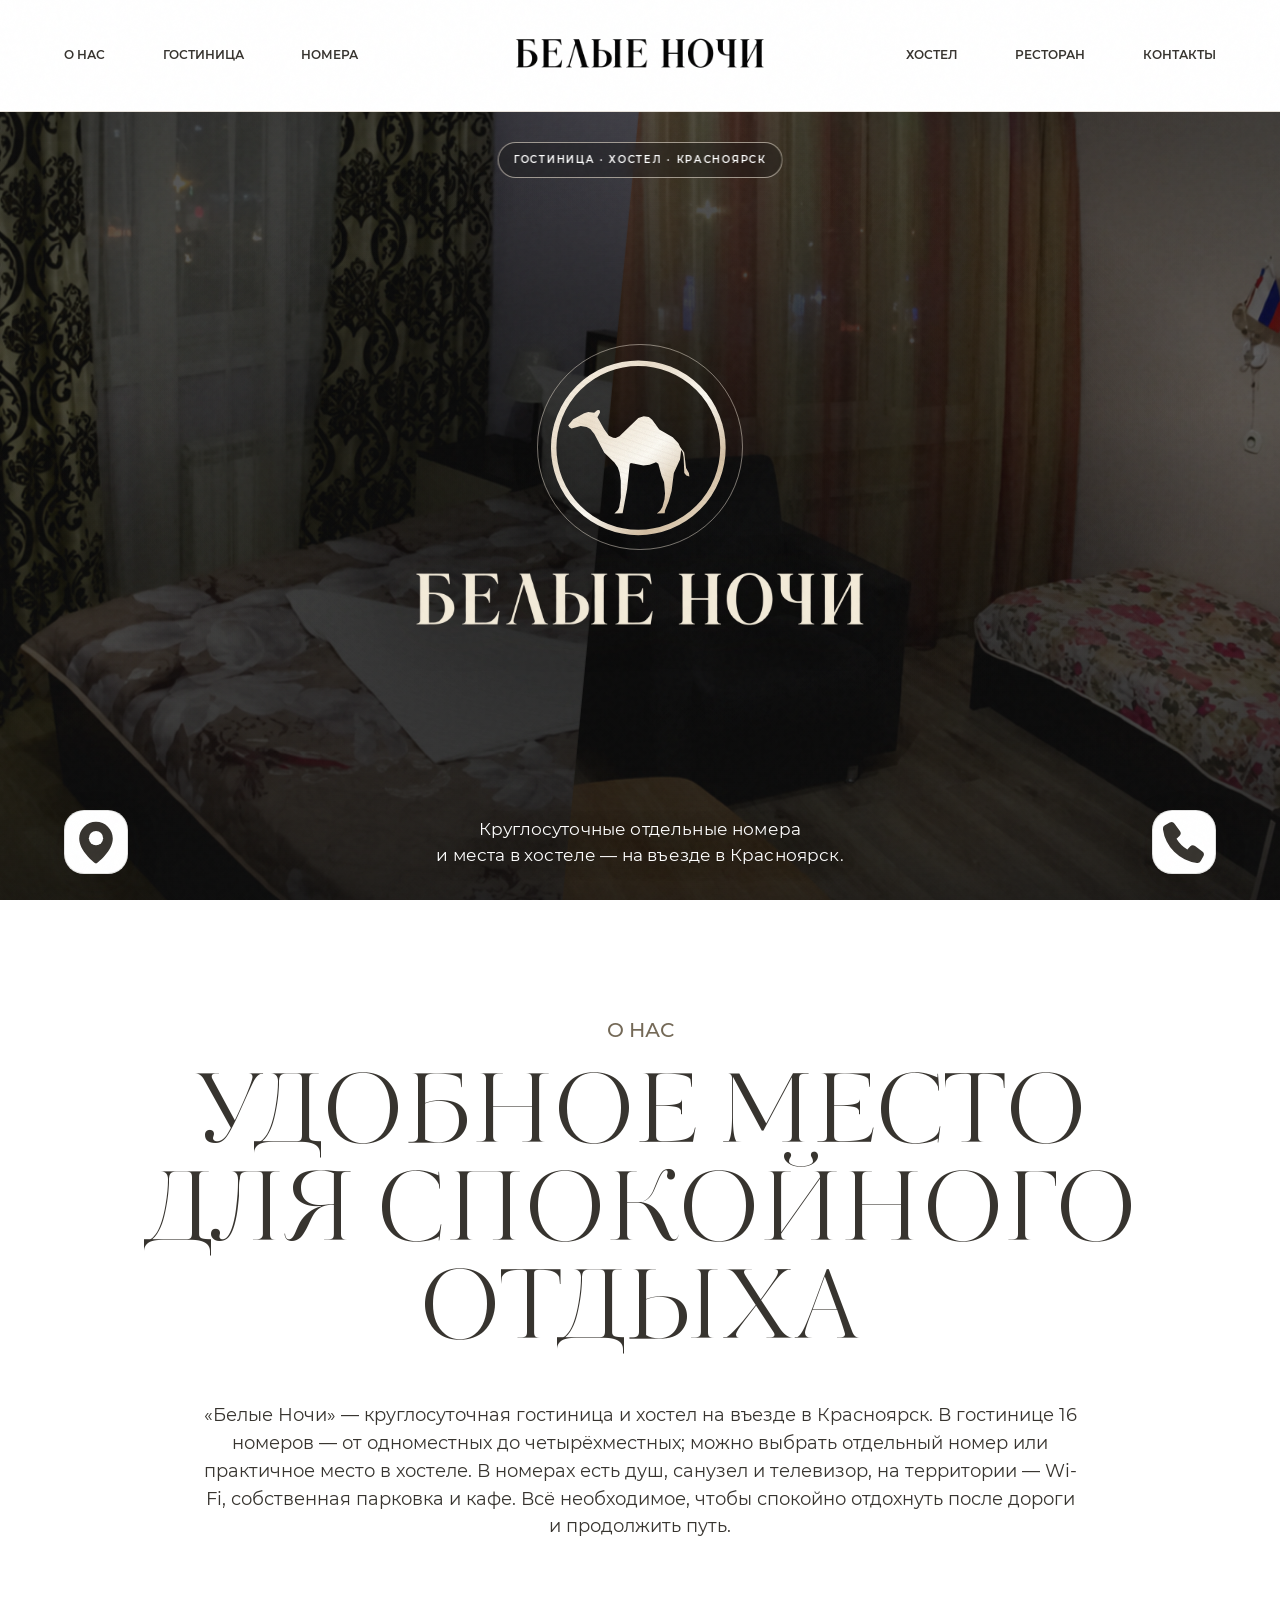
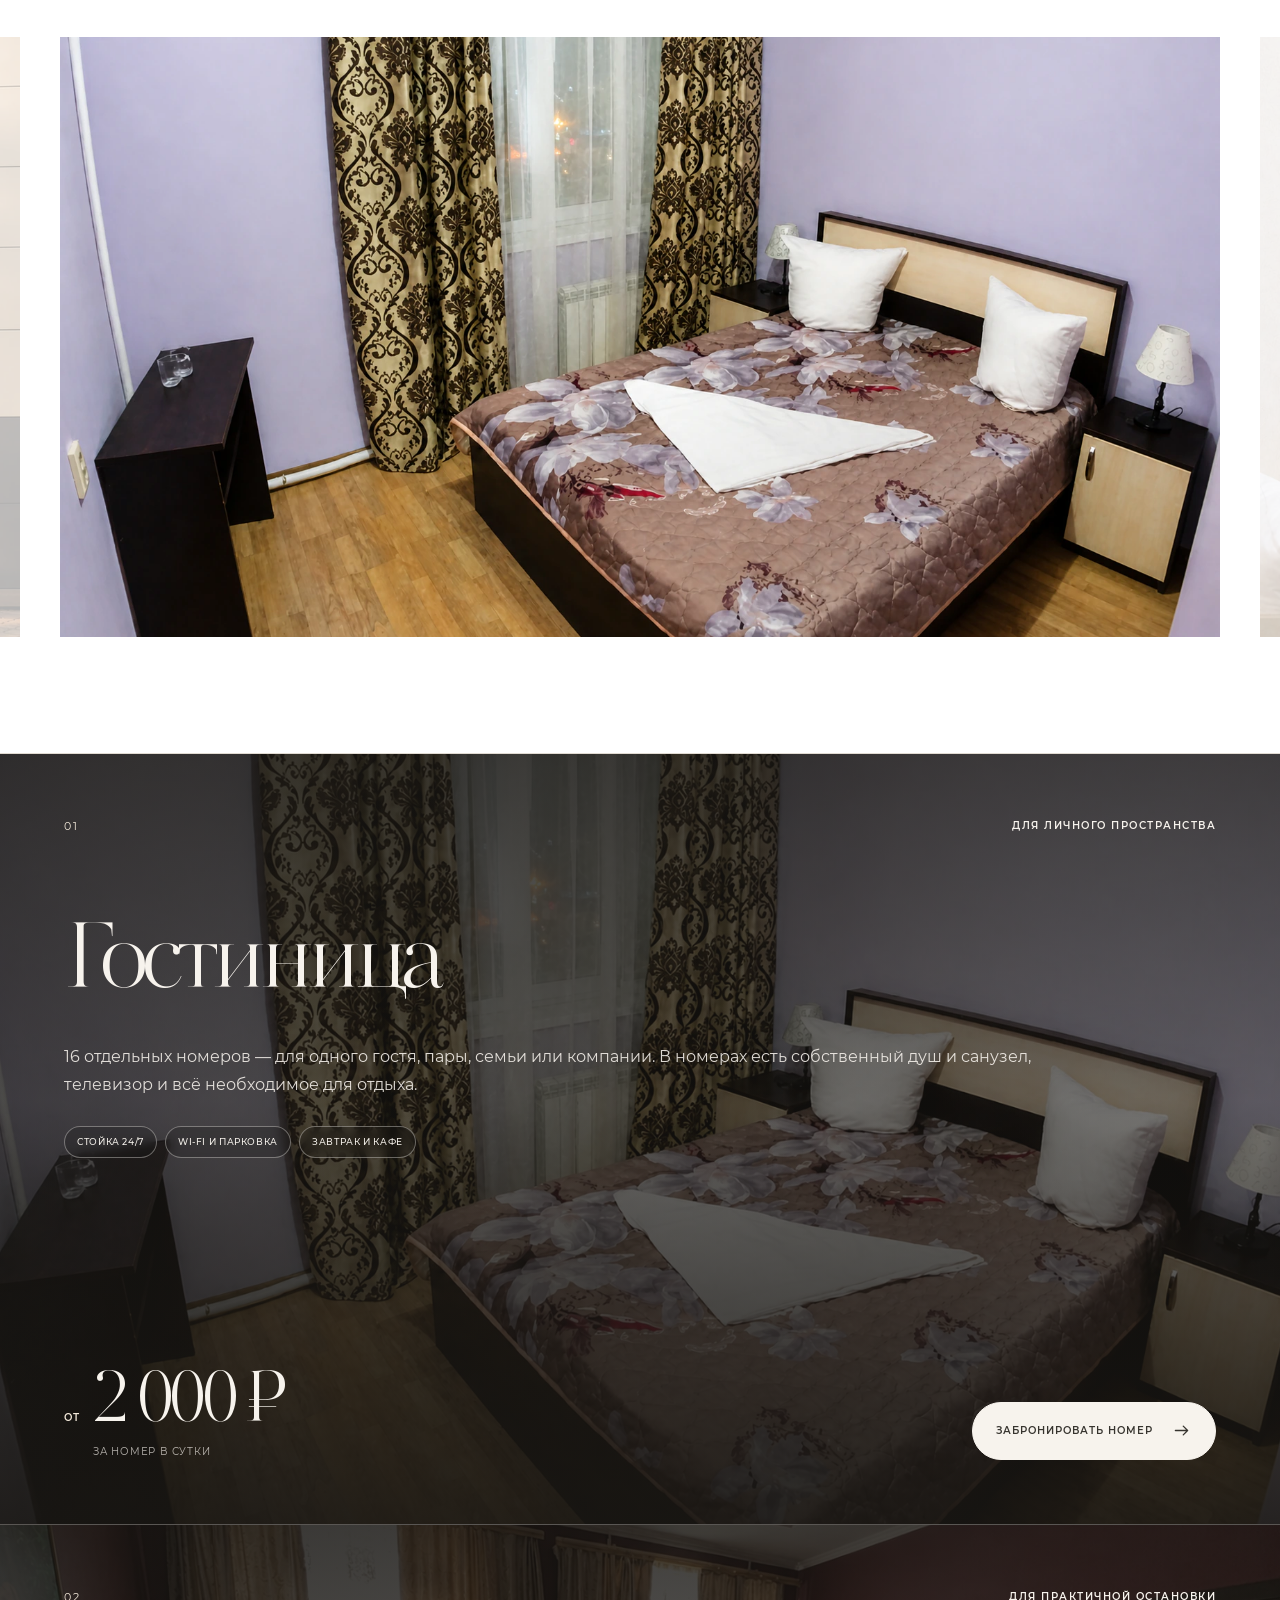
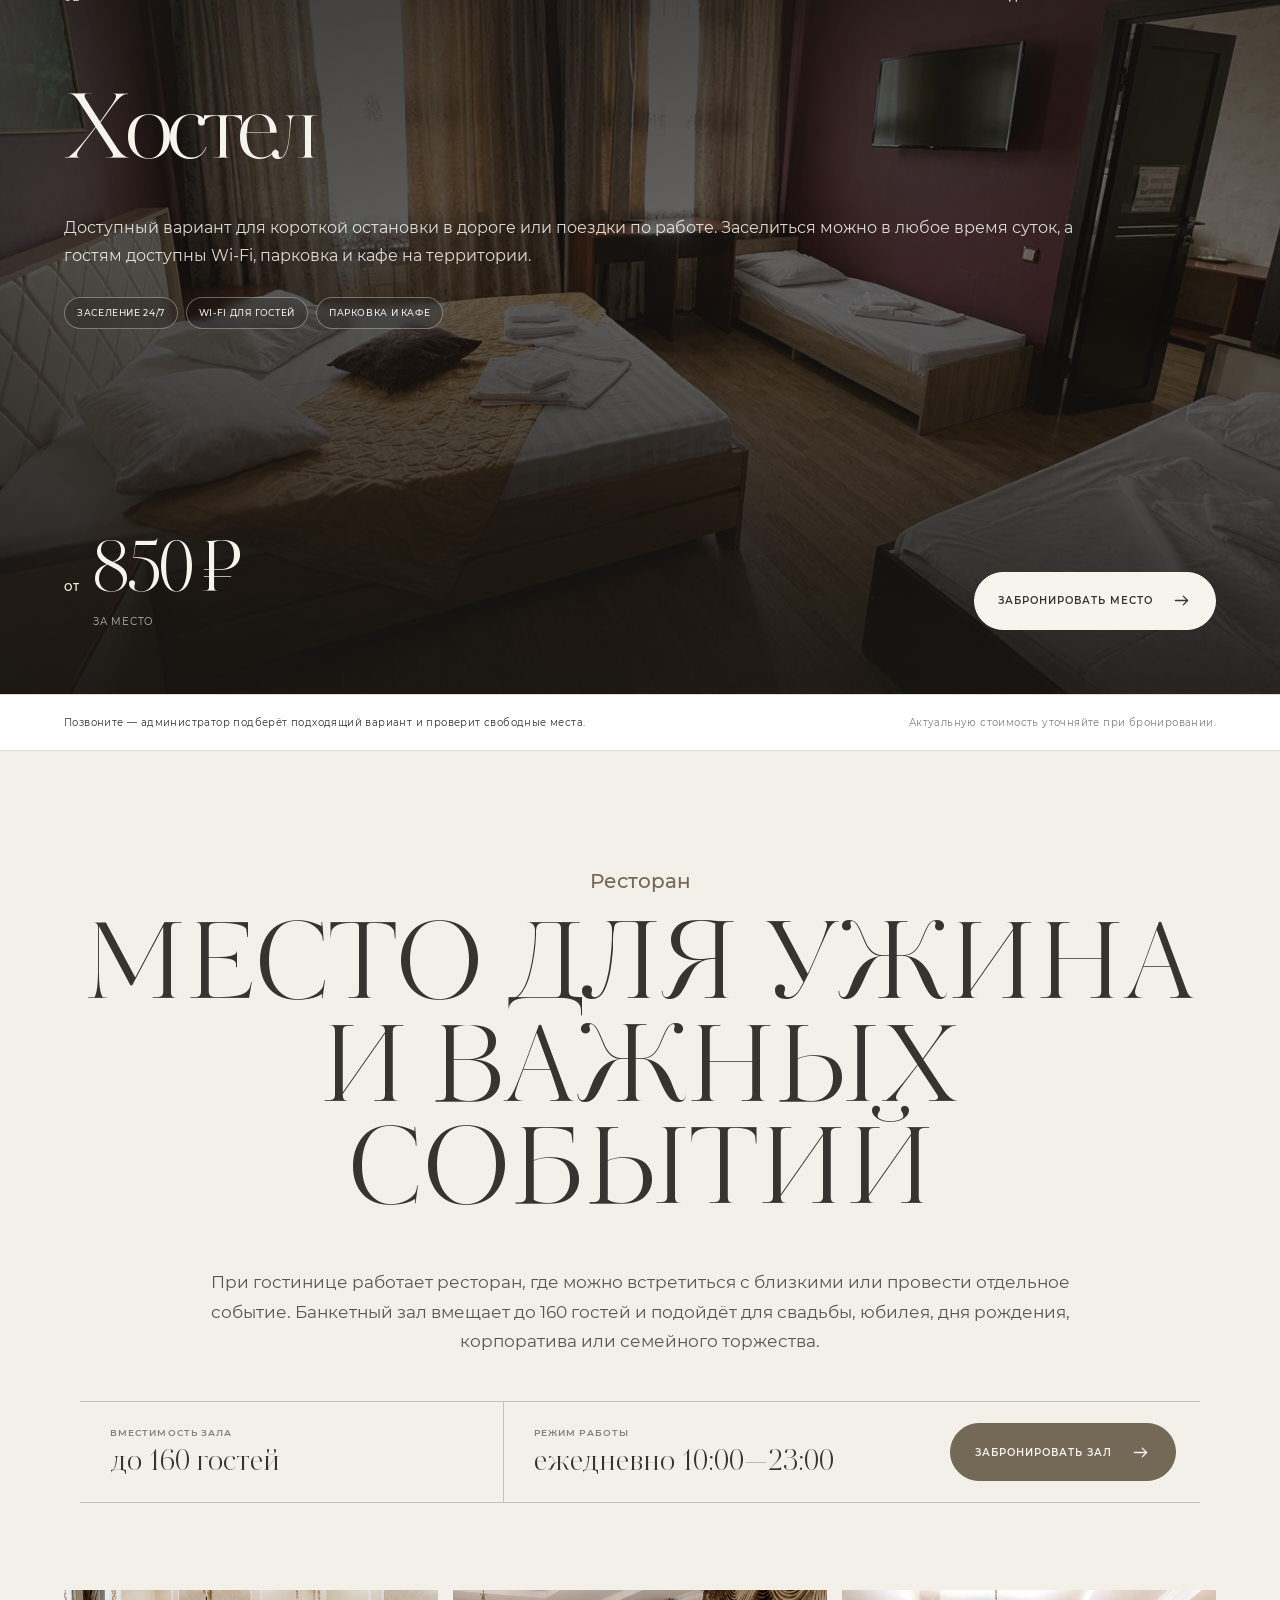
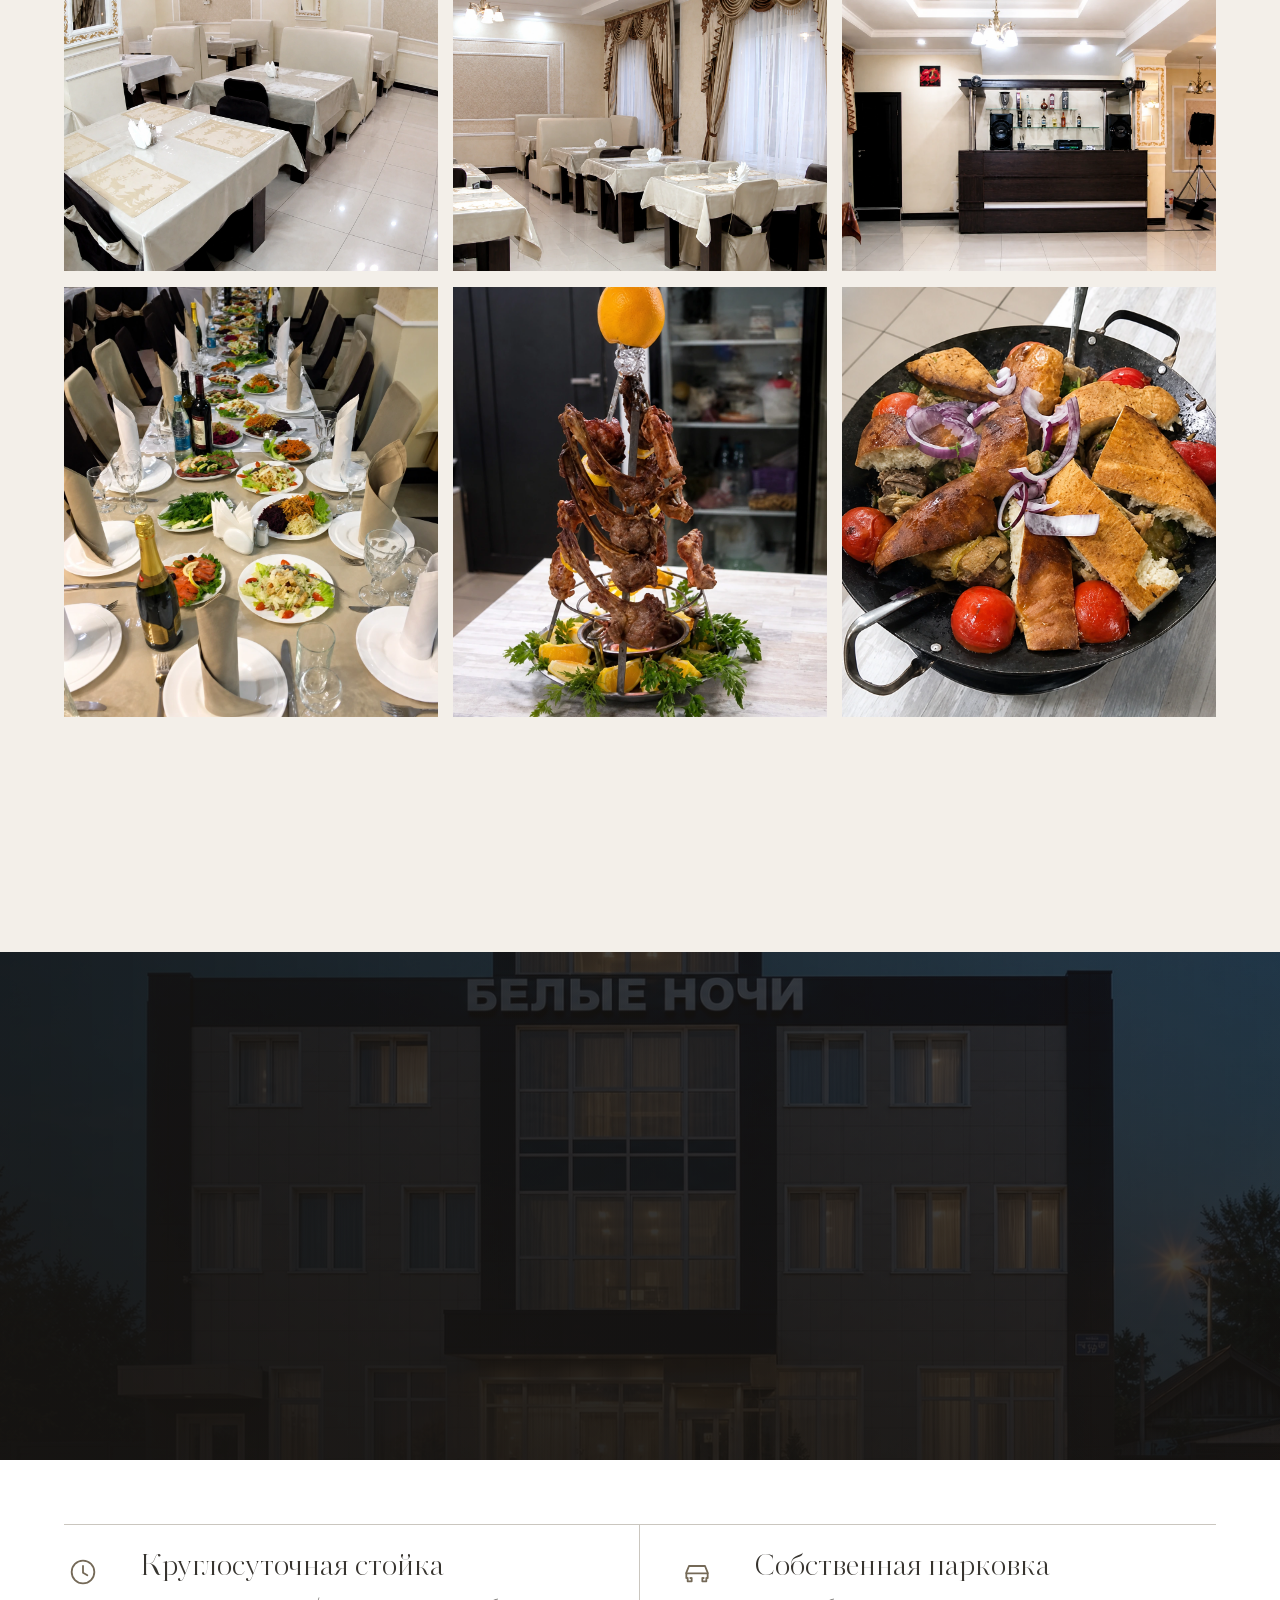
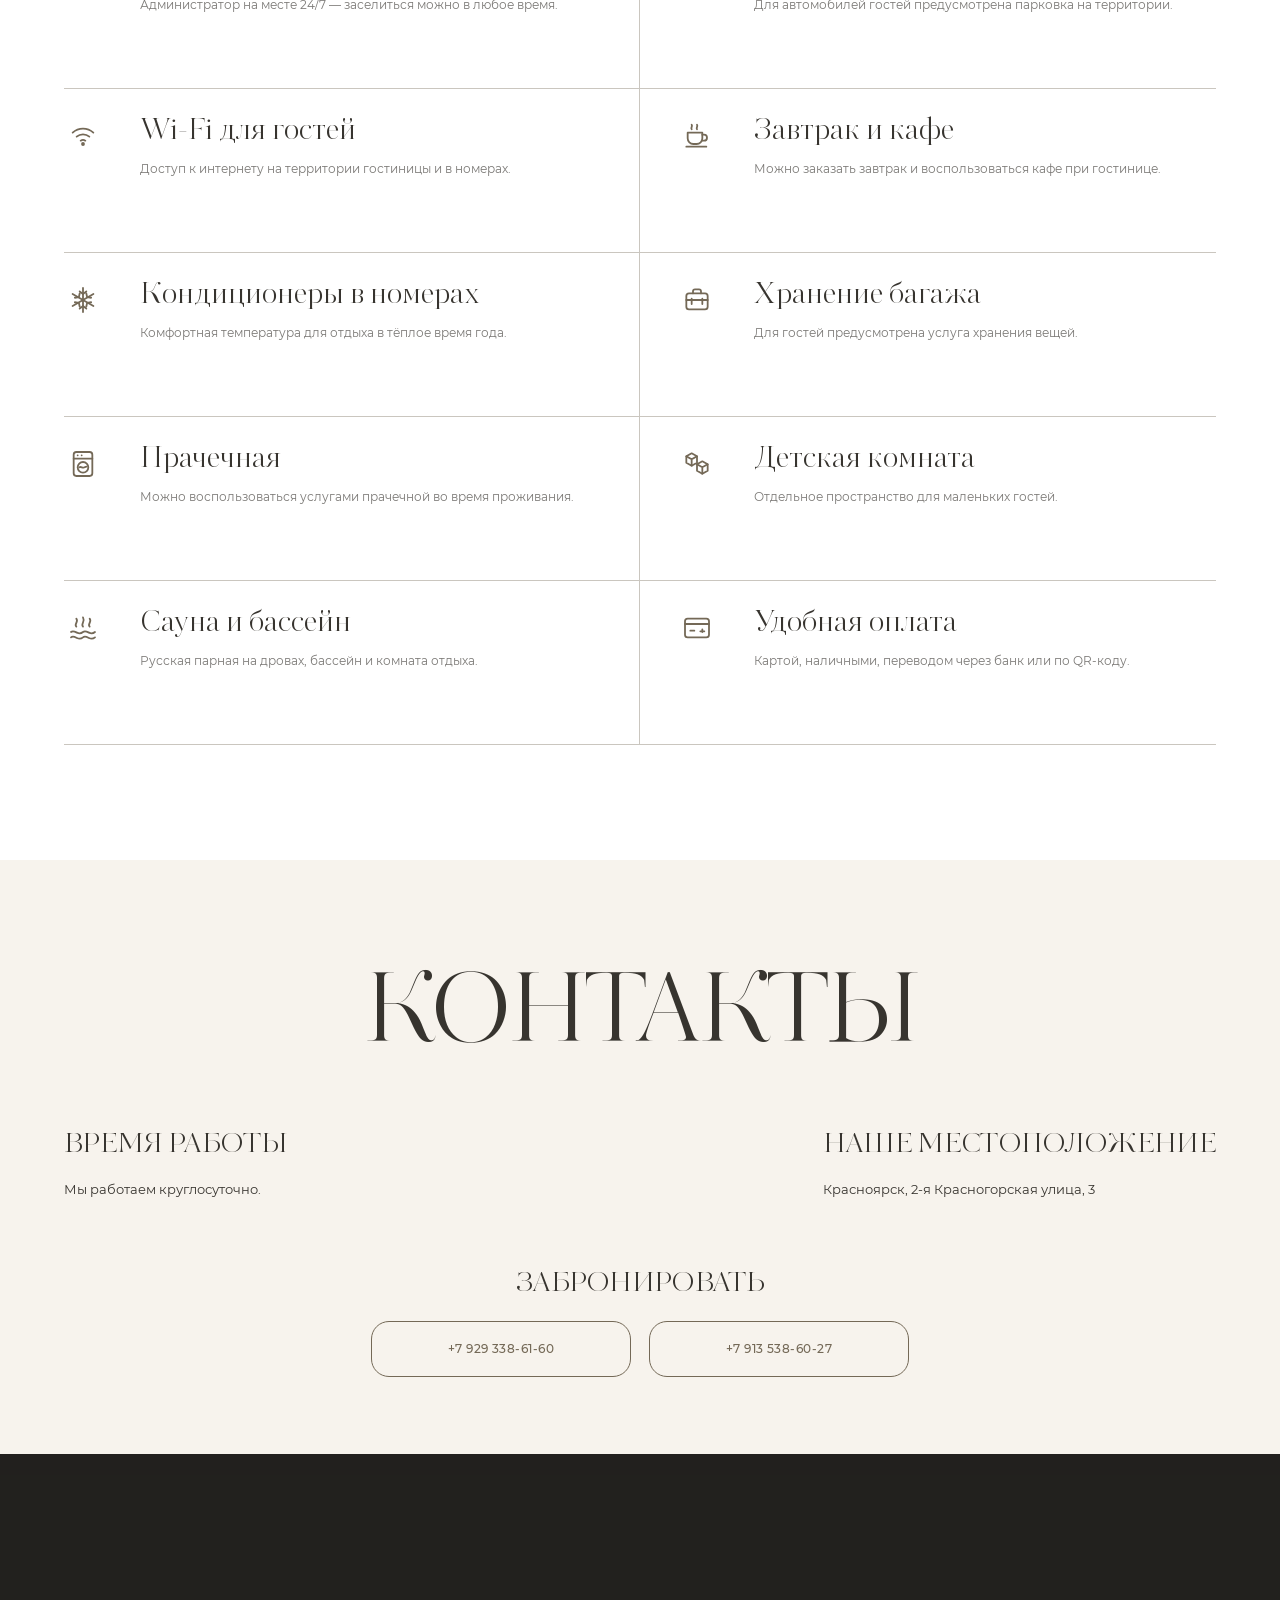
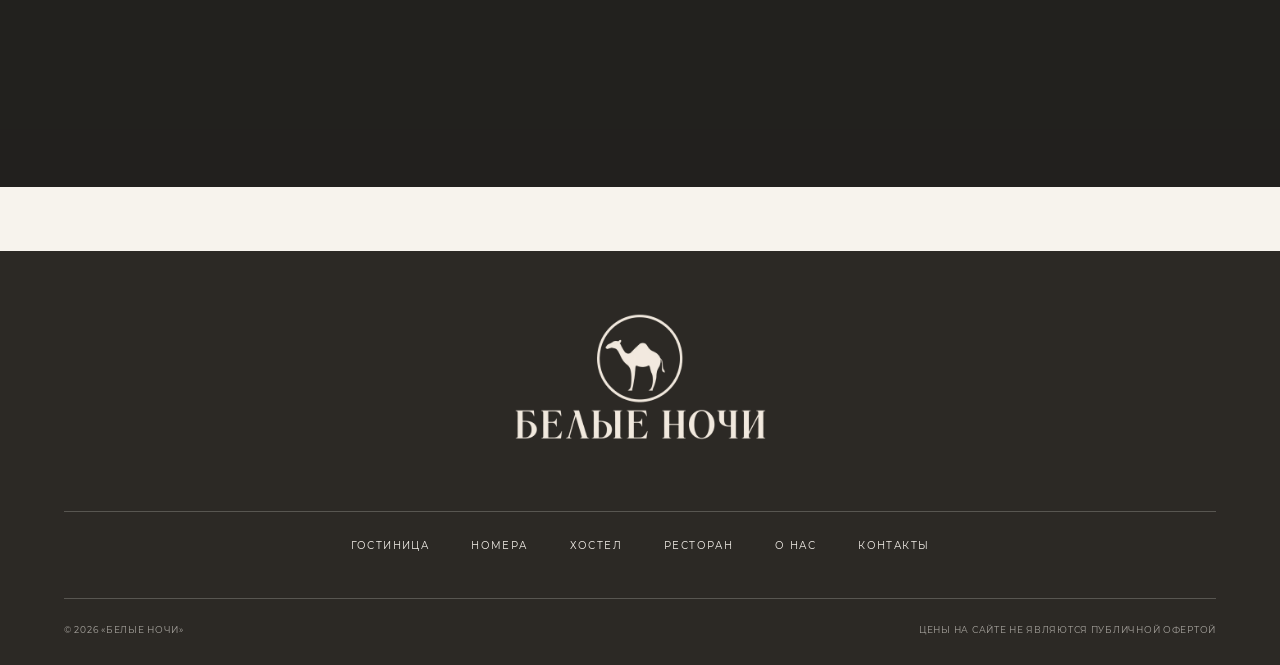
<file: index.html>
<!doctype html>
<html lang="ru">
<head>
  <meta charset="UTF-8">
  <meta name="viewport" content="width=device-width, initial-scale=1.0">
  <meta name="description" content="Гостиница, хостел и ресторан «Белые Ночи» в Красноярске. Номера с удобствами, круглосуточная работа, парковка и банкетный зал.">
  <meta name="theme-color" content="#ffffff">
  <title>Белые Ночи — гостиница и хостел в Красноярске</title>
  <link rel="icon" href="assets/images/logo-heritage.png">
  <link rel="stylesheet" href="styles.css?v=20260901-1">
</head>
<body>
  <div class="page-loader" aria-hidden="true">
    <div class="loader-mark"><span></span></div>
    <p>Белые Ночи</p>
  </div>

  <div class="scroll-progress" aria-hidden="true"></div>

  <header class="site-header" data-header>
    <nav class="desktop-nav desktop-nav-left" aria-label="Навигация слева">
      <a href="#about">О нас</a>
      <a href="#hotel">Гостиница</a>
      <a href="rooms.html">Номера</a>
    </nav>

    <a class="header-logo" href="#top" aria-label="Белые Ночи — на главную">
      <img src="assets/images/logo-heritage-wordmark.png" alt="Белые Ночи">
    </a>

    <nav class="desktop-nav desktop-nav-right" aria-label="Навигация справа">
      <a href="#hostel">Хостел</a>
      <a href="#restaurant">Ресторан</a>
      <a href="#contacts">Контакты</a>
    </nav>

    <button class="menu-toggle" type="button" aria-expanded="false" aria-controls="mobile-menu">
      <span></span><span></span>
      <span class="sr-only">Открыть меню</span>
    </button>

    <div class="mobile-menu" id="mobile-menu" aria-hidden="true">
      <nav aria-label="Мобильная навигация">
        <a href="#about">О нас</a>
        <a href="#hotel">Гостиница</a>
        <a href="rooms.html">Номера</a>
        <a href="#hostel">Хостел</a>
        <a href="#restaurant">Ресторан</a>
        <a href="#contacts">Контакты</a>
      </nav>
      <a href="tel:+79293386160">+7 929 338-61-60</a>
    </div>
  </header>

  <main>
    <section class="hero" id="top">
      <div class="hero-media" aria-hidden="true">
        <span class="hero-panel hero-panel-hotel"></span>
        <span class="hero-panel hero-panel-hostel"></span>
      </div>
      <div class="hero-shade" aria-hidden="true"></div>

      <p class="eyebrow hero-eyebrow">Гостиница · хостел · Красноярск</p>

      <div class="hero-content">
        <h1 class="hero-brand">
          <span class="sr-only">Белые Ночи — гостиница и хостел в Красноярске</span>
          <span class="hero-brand-mark" data-animated-mark aria-hidden="true">
            <img src="assets/images/logo-heritage-mark-animated.svg#static-mode" alt="">
          </span>
          <span class="hero-brand-wordmark" aria-hidden="true">
            <img src="assets/images/logo-heritage-wordmark.png" alt="">
          </span>
        </h1>
      </div>

      <div class="hero-foot">
        <a class="hero-corner-action" href="https://yandex.ru/maps/-/CTwFQZ9y" target="_blank" rel="noopener noreferrer" aria-label="Открыть Белые Ночи в Яндекс Картах">
          <img src="assets/icons/map-pin-accent.svg" alt="">
        </a>
        <p class="hero-copy">Круглосуточные отдельные номера<br>и места в хостеле — на въезде в Красноярск.</p>
        <a class="hero-corner-action hero-phone-action" href="tel:+79293386160" aria-label="Позвонить в Белые Ночи по номеру +7 929 338-61-60">
          <span class="hero-action-label" aria-hidden="true">Забронировать</span>
          <img src="assets/icons/phone-accent.svg" alt="">
        </a>
      </div>
    </section>

    <section class="intro section" id="about">
      <div class="section-kicker reveal">О нас</div>
      <h2 class="display-title reveal">Удобное место<br>для спокойного<br>отдыха</h2>
      <p class="intro-text reveal">«Белые Ночи» — круглосуточная гостиница и хостел на въезде в Красноярск. В гостинице 16 номеров — от одноместных до четырёхместных; можно выбрать отдельный номер или практичное место в хостеле. В номерах есть душ, санузел и телевизор, на территории — Wi-Fi, собственная парковка и кафе. Всё необходимое, чтобы спокойно отдохнуть после дороги и продолжить путь.</p>

      <div class="photo-gallery reveal" data-photo-gallery tabindex="0" role="region" aria-roledescription="карусель" aria-label="Фотографии гостиницы и номеров Белых Ночей">
        <div class="photo-gallery-track" data-gallery-track>
          <figure class="photo-gallery-slide" data-gallery-slide>
            <button class="photo-gallery-image" type="button" data-gallery-open aria-label="Открыть фотографию 1">
              <img src="assets/images/gallery/premium-room-01.webp" alt="Двухместный номер гостиницы Белые Ночи с сиреневыми стенами" loading="lazy" draggable="false">
            </button>
          </figure>
          <figure class="photo-gallery-slide" data-gallery-slide>
            <button class="photo-gallery-image" type="button" data-gallery-open aria-label="Открыть фотографию 2">
              <img src="assets/images/gallery/premium-room-02.webp" alt="Номер гостиницы Белые Ночи с двумя отдельными кроватями" loading="lazy" draggable="false">
            </button>
          </figure>
          <figure class="photo-gallery-slide" data-gallery-slide>
            <button class="photo-gallery-image" type="button" data-gallery-open aria-label="Открыть фотографию 3">
              <img src="assets/images/gallery/premium-new-14.webp" alt="Светлый семейный номер гостиницы Белые Ночи с двуспальной и двумя односпальными кроватями" loading="lazy" draggable="false">
            </button>
          </figure>
          <figure class="photo-gallery-slide" data-gallery-slide>
            <button class="photo-gallery-image" type="button" data-gallery-open aria-label="Открыть фотографию 4">
              <img src="assets/images/gallery/premium-new-07.webp" alt="Семейный номер гостиницы Белые Ночи с двуспальной и двумя односпальными кроватями" loading="lazy" draggable="false">
            </button>
          </figure>
          <figure class="photo-gallery-slide" data-gallery-slide>
            <button class="photo-gallery-image" type="button" data-gallery-open aria-label="Открыть фотографию 5">
              <img src="assets/images/gallery/premium-room-03.webp" alt="Двухместный номер гостиницы Белые Ночи с зелёными стенами" loading="lazy" draggable="false">
            </button>
          </figure>
          <figure class="photo-gallery-slide" data-gallery-slide>
            <button class="photo-gallery-image" type="button" data-gallery-open aria-label="Открыть фотографию 6">
              <img src="assets/images/gallery/premium-new-09.webp" alt="Двухместный номер гостиницы Белые Ночи с зелёными цветочными стенами" loading="lazy" draggable="false">
            </button>
          </figure>
          <figure class="photo-gallery-slide" data-gallery-slide>
            <button class="photo-gallery-image" type="button" data-gallery-open aria-label="Открыть фотографию 7">
              <img src="assets/images/gallery/premium-room-06.webp" alt="Красный номер гостиницы Белые Ночи с кроватью и зоной отдыха" loading="lazy" draggable="false">
            </button>
          </figure>
          <figure class="photo-gallery-slide" data-gallery-slide>
            <button class="photo-gallery-image" type="button" data-gallery-open aria-label="Открыть фотографию 8">
              <img src="assets/images/gallery/premium-new-15.webp" alt="Просторный красный номер гостиницы Белые Ночи с двуспальной кроватью и диваном" loading="lazy" draggable="false">
            </button>
          </figure>
          <figure class="photo-gallery-slide" data-gallery-slide>
            <button class="photo-gallery-image" type="button" data-gallery-open aria-label="Открыть фотографию 9">
              <img src="assets/images/gallery/premium-new-13.webp" alt="Номер гостиницы Белые Ночи с двумя отдельными кроватями и розовыми стенами" loading="lazy" draggable="false">
            </button>
          </figure>
          <figure class="photo-gallery-slide" data-gallery-slide>
            <button class="photo-gallery-image" type="button" data-gallery-open aria-label="Открыть фотографию 10">
              <img src="assets/images/gallery/premium-new-12.webp" alt="Просторный бордовый номер гостиницы Белые Ночи с зоной отдыха" loading="lazy" draggable="false">
            </button>
          </figure>
          <figure class="photo-gallery-slide" data-gallery-slide>
            <button class="photo-gallery-image" type="button" data-gallery-open aria-label="Открыть фотографию 11">
              <img src="assets/images/gallery/premium-room-05.webp" alt="Зона отдыха гостиницы Белые Ночи с креслами, столом и мини-холодильником" loading="lazy" draggable="false">
            </button>
          </figure>
          <figure class="photo-gallery-slide" data-gallery-slide>
            <button class="photo-gallery-image" type="button" data-gallery-open aria-label="Открыть фотографию 12">
              <img src="assets/images/gallery/premium-new-11.webp" alt="Зона отдыха в номере гостиницы Белые Ночи с креслами и чайником" loading="lazy" draggable="false">
            </button>
          </figure>
          <figure class="photo-gallery-slide" data-gallery-slide>
            <button class="photo-gallery-image" type="button" data-gallery-open aria-label="Открыть фотографию 13">
              <img src="assets/images/gallery/premium-room-04.webp" alt="Коридор гостиницы Белые Ночи" loading="lazy" draggable="false">
            </button>
          </figure>
          <figure class="photo-gallery-slide" data-gallery-slide>
            <button class="photo-gallery-image" type="button" data-gallery-open aria-label="Открыть фотографию 14">
              <img src="assets/images/gallery/premium-new-10.webp" alt="Деревянная сауна в гостинице Белые Ночи" loading="lazy" draggable="false">
            </button>
          </figure>
          <figure class="photo-gallery-slide" data-gallery-slide>
            <button class="photo-gallery-image" type="button" data-gallery-open aria-label="Открыть фотографию 15">
              <img src="assets/images/gallery/premium-new-08.webp" alt="Банкетная зона гостиницы Белые Ночи, оформленная для праздника" loading="lazy" draggable="false">
            </button>
          </figure>
          <figure class="photo-gallery-slide" data-gallery-slide>
            <button class="photo-gallery-image" type="button" data-gallery-open aria-label="Открыть фотографию 16">
              <img src="assets/images/gallery/premium-new-16-v3.webp" alt="Вход в гостиницу Белые Ночи с пандусом" loading="lazy" draggable="false">
            </button>
          </figure>
        </div>

        <button class="photo-gallery-edge photo-gallery-edge-prev" type="button" data-gallery-prev aria-label="Предыдущая фотография">
          <span class="sr-only">Предыдущая фотография</span>
        </button>
        <button class="photo-gallery-edge photo-gallery-edge-next" type="button" data-gallery-next aria-label="Следующая фотография">
          <span class="sr-only">Следующая фотография</span>
        </button>
      </div>
    </section>

    <section class="stay-choice" id="stays" aria-label="Варианты проживания">
      <article class="choice-panel choice-hotel reveal" id="hotel">
        <div class="choice-topline">
          <span class="choice-index">01</span>
          <p class="choice-eyebrow">Для личного пространства</p>
        </div>

        <div class="choice-content">
          <h2>Гостиница</h2>
          <p class="choice-copy">16 отдельных номеров — для одного гостя, пары, семьи или компании. В номерах есть собственный душ и санузел, телевизор и всё необходимое для отдыха.</p>
          <ul class="choice-features" aria-label="Услуги гостиницы">
            <li>Стойка 24/7</li>
            <li>Wi-Fi и парковка</li>
            <li>Завтрак и кафе</li>
          </ul>
        </div>

        <div class="choice-booking-row">
          <p class="choice-price"><span>от</span><strong>2 000 ₽</strong><small>за номер в сутки</small></p>
          <a class="choice-booking" href="tel:+79293386160" aria-label="Позвонить и забронировать номер">
            <span>Забронировать номер</span>
            <svg viewBox="0 0 24 24" aria-hidden="true"><path d="M5 12h14m0 0-5-5m5 5-5 5"/></svg>
          </a>
        </div>
      </article>

      <article class="choice-panel choice-hostel reveal" id="hostel">
        <div class="choice-topline">
          <span class="choice-index">02</span>
          <p class="choice-eyebrow">Для практичной остановки</p>
        </div>

        <div class="choice-content">
          <h2>Хостел</h2>
          <p class="choice-copy">Доступный вариант для короткой остановки в дороге или поездки по работе. Заселиться можно в любое время суток, а гостям доступны Wi-Fi, парковка и кафе на территории.</p>
          <ul class="choice-features" aria-label="Услуги хостела">
            <li>Заселение 24/7</li>
            <li>Wi-Fi для гостей</li>
            <li>Парковка и кафе</li>
          </ul>
        </div>

        <div class="choice-booking-row">
          <p class="choice-price"><span>от</span><strong>850 ₽</strong><small>за место</small></p>
          <a class="choice-booking" href="tel:+79293386160" aria-label="Позвонить и забронировать место в хостеле">
            <span>Забронировать место</span>
            <svg viewBox="0 0 24 24" aria-hidden="true"><path d="M5 12h14m0 0-5-5m5 5-5 5"/></svg>
          </a>
        </div>
      </article>

      <div class="choice-disclaimer">
        <p>Позвоните — администратор подберёт подходящий вариант и проверит свободные места.</p>
        <span>Актуальную стоимость уточняйте при бронировании.</span>
      </div>
    </section>

    <section class="restaurant section" id="restaurant" aria-labelledby="restaurant-title">
      <div class="section-kicker reveal">Ресторан</div>
      <h2 class="display-title reveal" id="restaurant-title">Место для ужина<br>и важных событий</h2>
      <p class="restaurant-text reveal">При гостинице работает ресторан, где можно встретиться с близкими или провести отдельное событие. Банкетный зал вмещает до 160 гостей и подойдёт для свадьбы, юбилея, дня рождения, корпоратива или семейного торжества.</p>

      <div class="restaurant-details reveal" aria-label="Информация о ресторане">
        <p><span>Вместимость зала</span><strong>до 160 гостей</strong></p>
        <p><span>Режим работы</span><strong>ежедневно 10:00—23:00</strong></p>
        <a class="restaurant-booking" href="tel:+79293386160" aria-label="Позвонить и забронировать банкетный зал">
          <span>Забронировать зал</span>
          <svg viewBox="0 0 24 24" aria-hidden="true"><path d="M5 12h14m0 0-5-5m5 5-5 5"/></svg>
        </a>
      </div>

      <div class="restaurant-gallery reveal" data-restaurant-gallery role="region" aria-label="Фотографии ресторана и банкетного зала">
        <figure class="restaurant-gallery-item restaurant-gallery-item-landscape">
          <button type="button" data-restaurant-gallery-open aria-label="Открыть фотографию зала ресторана">
            <img src="assets/images/restaurant/restaurant-hall-01.webp" alt="Зал ресторана Белые Ночи с сервированными столами" loading="lazy">
          </button>
        </figure>
        <figure class="restaurant-gallery-item restaurant-gallery-item-landscape">
          <button type="button" data-restaurant-gallery-open aria-label="Открыть фотографию зала у окон">
            <img src="assets/images/restaurant/restaurant-hall-02.webp" alt="Зал ресторана Белые Ночи у больших окон" loading="lazy">
          </button>
        </figure>
        <figure class="restaurant-gallery-item restaurant-gallery-item-landscape">
          <button type="button" data-restaurant-gallery-open aria-label="Открыть фотографию барной зоны">
            <img src="assets/images/restaurant/restaurant-bar-01.webp" alt="Барная зона ресторана Белые Ночи" loading="lazy">
          </button>
        </figure>
        <figure class="restaurant-gallery-item restaurant-gallery-item-portrait">
          <button type="button" data-restaurant-gallery-open aria-label="Открыть фотографию банкетной сервировки">
            <img src="assets/images/restaurant/restaurant-banquet-01.webp" alt="Банкетная сервировка в ресторане Белые Ночи" loading="lazy">
          </button>
        </figure>
        <figure class="restaurant-gallery-item restaurant-gallery-item-portrait">
          <button type="button" data-restaurant-gallery-open aria-label="Открыть фотографию блюда ресторана">
            <img src="assets/images/restaurant/restaurant-dish-01.webp" alt="Праздничная подача блюда в ресторане Белые Ночи" loading="lazy">
          </button>
        </figure>
        <figure class="restaurant-gallery-item restaurant-gallery-item-portrait">
          <button type="button" data-restaurant-gallery-open aria-label="Открыть фотографию горячего блюда">
            <img src="assets/images/restaurant/restaurant-dish-02.webp" alt="Горячее блюдо ресторана Белые Ночи" loading="lazy">
          </button>
        </figure>
      </div>

      <div class="restaurant-note-group reveal">
        <p class="restaurant-note">Позвоните — обсудим дату, количество гостей и формат мероприятия.</p>
        <a class="restaurant-note-booking" href="tel:+79293386160" aria-label="Позвонить и забронировать банкетный зал">
          <span>Забронировать</span>
          <svg viewBox="0 0 24 24" aria-hidden="true"><path d="M5 12h14m0 0-5-5m5 5-5 5"/></svg>
        </a>
      </div>
    </section>

    <section class="features section" id="features" aria-labelledby="features-title">
      <div class="features-heading">
        <div>
          <div class="section-kicker reveal">Удобства и сервис</div>
          <h2 class="display-title reveal" id="features-title">Всё необходимое<br>в одном месте</h2>
        </div>
        <p class="features-lead reveal">Услуги, которые делают короткую остановку, семейную поездку или длительное проживание удобнее.</p>
      </div>

      <div class="feature-list">
        <article class="feature-item reveal">
          <span class="feature-icon" aria-hidden="true">
            <svg viewBox="0 0 24 24" fill="none" stroke="currentColor" stroke-width="1.5" stroke-linecap="round" stroke-linejoin="round" focusable="false">
              <circle cx="12" cy="12" r="8.5" />
              <path d="M12 7.5v5l3.25 2" />
            </svg>
          </span>
          <div><h3>Круглосуточная стойка</h3><p>Администратор на месте 24/7 — заселиться можно в любое время.</p></div>
        </article>
        <article class="feature-item reveal">
          <span class="feature-icon" aria-hidden="true">
            <svg viewBox="0 0 24 24" fill="none" stroke="currentColor" stroke-width="1.5" stroke-linecap="round" stroke-linejoin="round" focusable="false">
              <path d="M4 16.5v-4l2-5h12l2 5v4" />
              <path d="M4 13h16M7 16.5h.01M17 16.5h.01M5 16.5V19h3v-2.5M16 16.5V19h3v-2.5" />
            </svg>
          </span>
          <div><h3>Собственная парковка</h3><p>Для автомобилей гостей предусмотрена парковка на территории.</p></div>
        </article>
        <article class="feature-item reveal">
          <span class="feature-icon" aria-hidden="true">
            <svg viewBox="0 0 24 24" fill="none" stroke="currentColor" stroke-width="1.5" stroke-linecap="round" stroke-linejoin="round" focusable="false">
              <path d="M4.25 9.5a11.5 11.5 0 0 1 15.5 0M7.25 12.5a7.25 7.25 0 0 1 9.5 0M10.25 15.5a3 3 0 0 1 3.5 0" />
              <circle cx="12" cy="18" r=".75" />
            </svg>
          </span>
          <div><h3>Wi-Fi для гостей</h3><p>Доступ к интернету на территории гостиницы и в номерах.</p></div>
        </article>
        <article class="feature-item reveal">
          <span class="feature-icon" aria-hidden="true">
            <svg viewBox="0 0 24 24" fill="none" stroke="currentColor" stroke-width="1.5" stroke-linecap="round" stroke-linejoin="round" focusable="false">
              <path d="M5 9.5h11v4.25A4.25 4.25 0 0 1 11.75 18h-2.5A4.25 4.25 0 0 1 5 13.75V9.5Z" />
              <path d="M16 11h1.25a2.25 2.25 0 0 1 0 4.5H16M4 20h15M8 7c-1-1.5 1-2 0-3.5M12 7c-1-1.5 1-2 0-3.5" />
            </svg>
          </span>
          <div><h3>Завтрак и кафе</h3><p>Можно заказать завтрак и воспользоваться кафе при гостинице.</p></div>
        </article>
        <article class="feature-item reveal">
          <span class="feature-icon" aria-hidden="true">
            <svg viewBox="0 0 24 24" fill="none" stroke="currentColor" stroke-width="1.5" stroke-linecap="round" stroke-linejoin="round" focusable="false">
              <path d="M12 3v18M4.2 7.5l15.6 9M4.2 16.5l15.6-9" />
              <path d="m9.5 5.5 2.5 2 2.5-2M9.5 18.5l2.5-2 2.5 2M5.9 10.3l3-.4.6-2.8M18.1 13.7l-3 .4-.6 2.8M5.9 13.7l3 .4.6 2.8M18.1 10.3l-3-.4-.6-2.8" />
            </svg>
          </span>
          <div><h3>Кондиционеры в номерах</h3><p>Комфортная температура для отдыха в тёплое время года.</p></div>
        </article>
        <article class="feature-item reveal">
          <span class="feature-icon" aria-hidden="true">
            <svg viewBox="0 0 24 24" fill="none" stroke="currentColor" stroke-width="1.5" stroke-linecap="round" stroke-linejoin="round" focusable="false">
              <rect x="4" y="7" width="16" height="12" rx="2" />
              <path d="M9 7V5.5A1.5 1.5 0 0 1 10.5 4h3A1.5 1.5 0 0 1 15 5.5V7M8 11v4M16 11v4M4 12h16" />
            </svg>
          </span>
          <div><h3>Хранение багажа</h3><p>Для гостей предусмотрена услуга хранения вещей.</p></div>
        </article>
        <article class="feature-item reveal">
          <span class="feature-icon" aria-hidden="true">
            <svg viewBox="0 0 24 24" fill="none" stroke="currentColor" stroke-width="1.5" stroke-linecap="round" stroke-linejoin="round" focusable="false">
              <rect x="5" y="3" width="14" height="18" rx="2" />
              <path d="M5 8h14M8 5.5h.01M11 5.5h.01" />
              <circle cx="12" cy="14.5" r="4" />
              <path d="M9.25 14.5c1.25-1 2.5 1 4 0 .6-.4 1.05-.55 1.5-.5" />
            </svg>
          </span>
          <div><h3>Прачечная</h3><p>Можно воспользоваться услугами прачечной во время проживания.</p></div>
        </article>
        <article class="feature-item reveal">
          <span class="feature-icon" aria-hidden="true">
            <svg viewBox="0 0 24 24" fill="none" stroke="currentColor" stroke-width="1.5" stroke-linecap="round" stroke-linejoin="round" focusable="false">
              <path d="m8 4 4 2.25V11l-4 2.25L4 11V6.25L8 4Z" />
              <path d="m4 6.25 4 2.25 4-2.25M8 8.5v4.75M16 10l4 2.25V17l-4 2.25L12 17v-4.75L16 10Z" />
              <path d="m12 12.25 4 2.25 4-2.25M16 14.5v4.75" />
            </svg>
          </span>
          <div><h3>Детская комната</h3><p>Отдельное пространство для маленьких гостей.</p></div>
        </article>
        <article class="feature-item reveal">
          <span class="feature-icon" aria-hidden="true">
            <svg viewBox="0 0 24 24" fill="none" stroke="currentColor" stroke-width="1.5" stroke-linecap="round" stroke-linejoin="round" focusable="false">
              <path d="M7 11c-2-2 2-3.5 0-6M12 11c-2-2 2-3.5 0-7M17 11c-2-2 2-3.5 0-6" />
              <path d="M3 15c1.5-1.25 3-.25 4.5.5s3 .75 4.5-.5 3-.25 4.5.5 3 .75 4.5-.5M3 19c1.5-1.25 3-.25 4.5.5s3 .75 4.5-.5 3-.25 4.5.5 3 .75 4.5-.5" />
            </svg>
          </span>
          <div><h3>Сауна и бассейн</h3><p>Русская парная на дровах, бассейн и комната отдыха.</p></div>
        </article>
        <article class="feature-item reveal">
          <span class="feature-icon" aria-hidden="true">
            <svg viewBox="0 0 24 24" fill="none" stroke="currentColor" stroke-width="1.5" stroke-linecap="round" stroke-linejoin="round" focusable="false">
              <rect x="3" y="5" width="18" height="14" rx="2" />
              <path d="M3 9h18M7 14h3M16 13v2M14.5 14.5h3" />
            </svg>
          </span>
          <div><h3>Удобная оплата</h3><p>Картой, наличными, переводом через банк или по QR-коду.</p></div>
        </article>
      </div>
    </section>

    <section class="contacts section" id="contacts" aria-labelledby="contacts-title">
      <h2 class="contacts-title reveal" id="contacts-title">Контакты</h2>

      <div class="contacts-info">
        <div class="contacts-info-item reveal">
          <h3>Время работы</h3>
          <p>Мы работаем круглосуточно.</p>
        </div>
        <div class="contacts-info-item contacts-location reveal">
          <h3>Наше местоположение</h3>
          <a href="https://yandex.ru/maps/-/CTwFQZ9y" target="_blank" rel="noopener noreferrer">Красноярск, 2-я Красногорская улица, 3</a>
        </div>
      </div>

      <div class="contacts-booking reveal">
        <h3>Забронировать</h3>
        <div class="contacts-phone-list">
          <a href="tel:+79293386160" aria-label="Позвонить по номеру +7 929 338-61-60">+7 929 338-61-60</a>
          <a href="tel:+79135386027" aria-label="Позвонить по номеру +7 913 538-60-27">+7 913 538-60-27</a>
        </div>
      </div>

      <div class="contacts-map reveal" aria-label="Белые Ночи на Яндекс Картах">
        <iframe
          title="Гостиница Белые Ночи на Яндекс Картах"
          src="https://yandex.ru/map-widget/v1/?ll=92.767812%2C56.048454&amp;mode=search&amp;oid=202440014712&amp;ol=biz&amp;z=17"
          loading="lazy"
          referrerpolicy="no-referrer-when-downgrade"
          allowfullscreen>
        </iframe>
      </div>
    </section>
  </main>

  <dialog class="photo-lightbox" data-gallery-lightbox aria-label="Увеличенная фотография Белых Ночей">
    <button class="photo-lightbox-close" type="button" data-lightbox-close aria-label="Закрыть фотографию">
      <span aria-hidden="true"></span>
      <span aria-hidden="true"></span>
    </button>
    <button class="photo-lightbox-nav photo-lightbox-prev" type="button" data-lightbox-prev aria-label="Предыдущая фотография" aria-controls="gallery-lightbox-image">
      <svg viewBox="0 0 24 24" aria-hidden="true"><path d="m15 18-6-6 6-6"/></svg>
    </button>
    <div class="photo-lightbox-stage" data-lightbox-stage>
      <img id="gallery-lightbox-image" data-lightbox-image alt="">
      <img class="photo-lightbox-transition-image" data-lightbox-transition-image alt="" hidden>
    </div>
    <button class="photo-lightbox-nav photo-lightbox-next" type="button" data-lightbox-next aria-label="Следующая фотография" aria-controls="gallery-lightbox-image">
      <svg viewBox="0 0 24 24" aria-hidden="true"><path d="m9 6 6 6-6 6"/></svg>
    </button>
    <p class="photo-lightbox-counter" aria-live="polite">
      <span data-lightbox-current>1</span><span aria-hidden="true"> / </span><span data-lightbox-total>16</span>
    </p>
  </dialog>

  <dialog class="photo-lightbox" data-restaurant-lightbox aria-label="Увеличенная фотография ресторана Белые Ночи">
    <button class="photo-lightbox-close" type="button" data-restaurant-lightbox-close aria-label="Закрыть фотографию">
      <span aria-hidden="true"></span>
      <span aria-hidden="true"></span>
    </button>
    <button class="photo-lightbox-nav photo-lightbox-prev" type="button" data-restaurant-lightbox-prev aria-label="Предыдущая фотография ресторана" aria-controls="restaurant-lightbox-image">
      <svg viewBox="0 0 24 24" aria-hidden="true"><path d="m15 18-6-6 6-6"/></svg>
    </button>
    <img id="restaurant-lightbox-image" data-restaurant-lightbox-image alt="">
    <button class="photo-lightbox-nav photo-lightbox-next" type="button" data-restaurant-lightbox-next aria-label="Следующая фотография ресторана" aria-controls="restaurant-lightbox-image">
      <svg viewBox="0 0 24 24" aria-hidden="true"><path d="m9 6 6 6-6 6"/></svg>
    </button>
    <p class="photo-lightbox-counter" aria-live="polite">
      <span data-restaurant-lightbox-current>1</span><span aria-hidden="true"> / </span><span data-restaurant-lightbox-total>6</span>
    </p>
  </dialog>

  <footer class="site-footer">
    <a class="footer-brand" href="#top">
      <img src="assets/images/logo-heritage.png" alt="Белые Ночи">
    </a>
    <nav aria-label="Навигация в подвале">
      <a href="#hotel">Гостиница</a><a href="rooms.html">Номера</a><a href="#hostel">Хостел</a><a href="#restaurant">Ресторан</a><a href="#about">О нас</a><a href="#contacts">Контакты</a>
    </nav>
    <div class="footer-bottom">
      <p>© <span data-year></span> «Белые Ночи»</p>
      <p>Цены на сайте не являются публичной офертой</p>
    </div>
  </footer>

  <script src="script.js?v=20260901-1"></script>
</body>
</html>
</file>
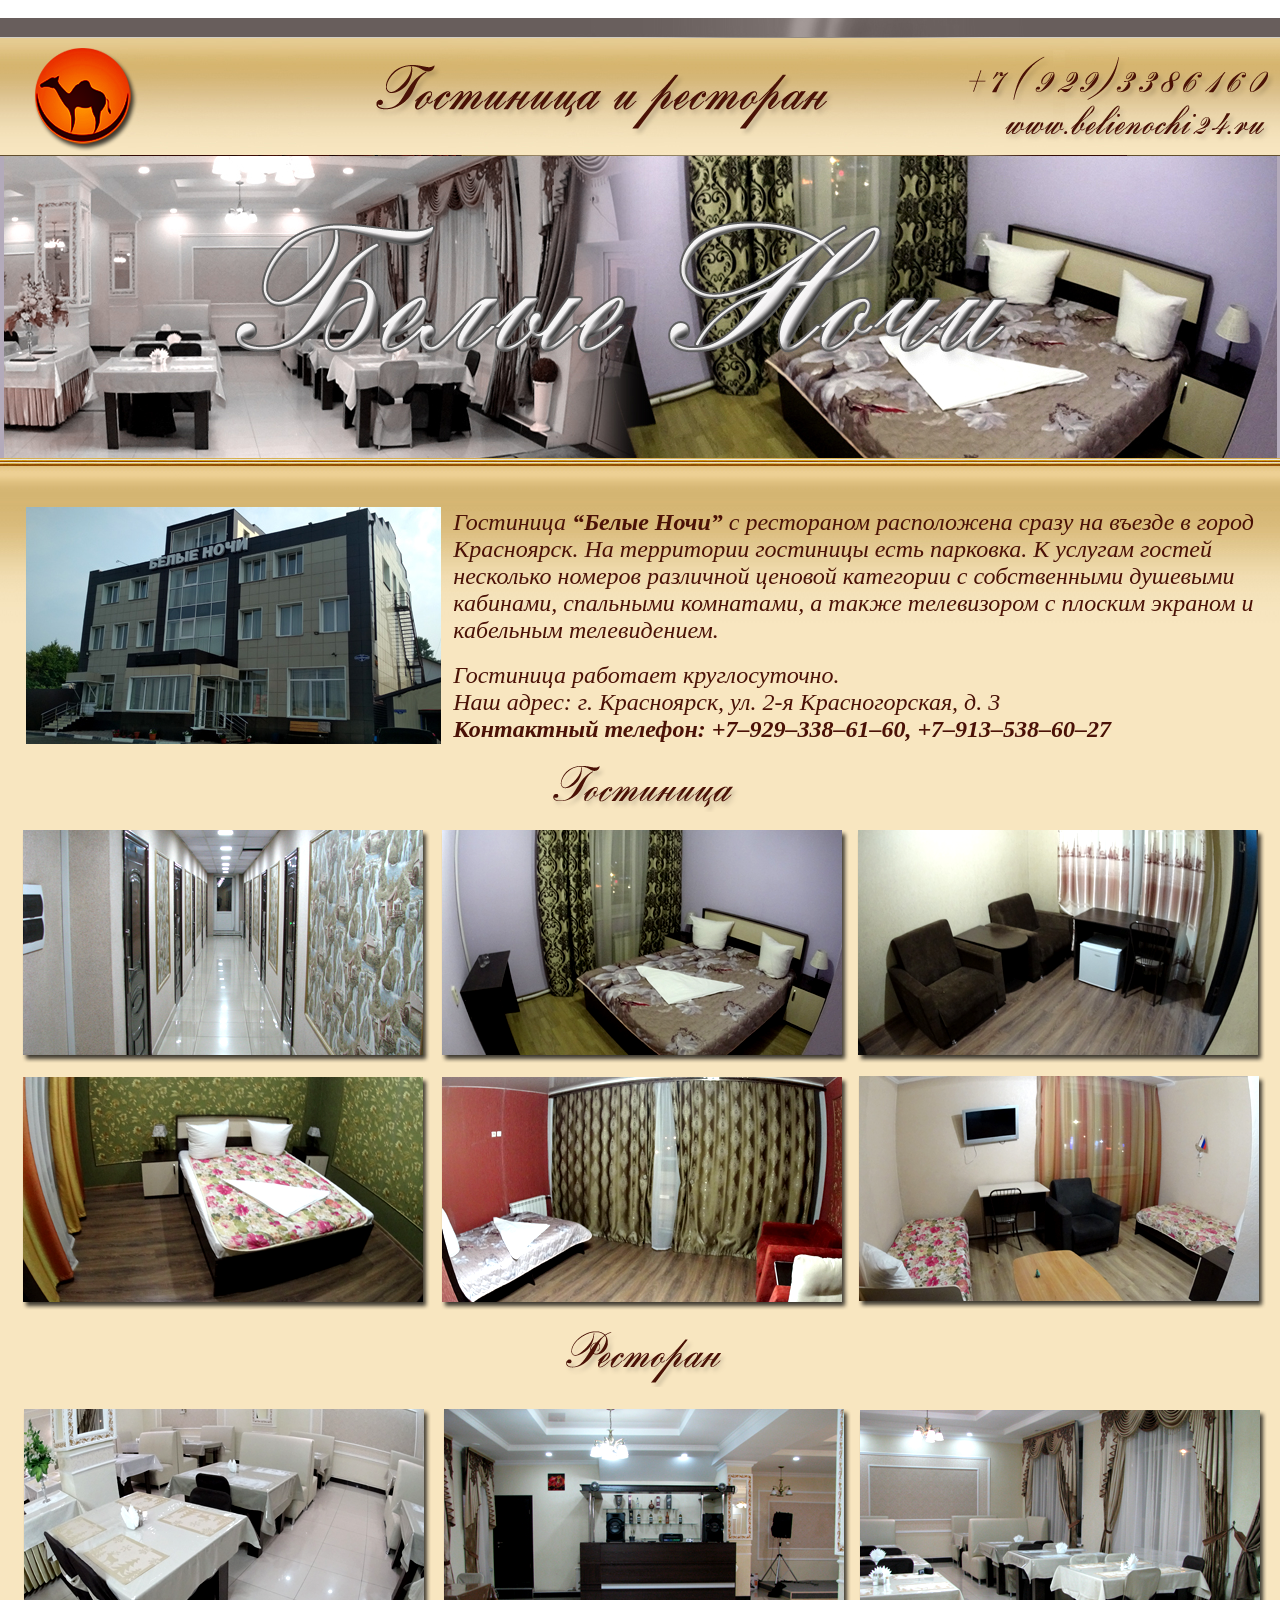
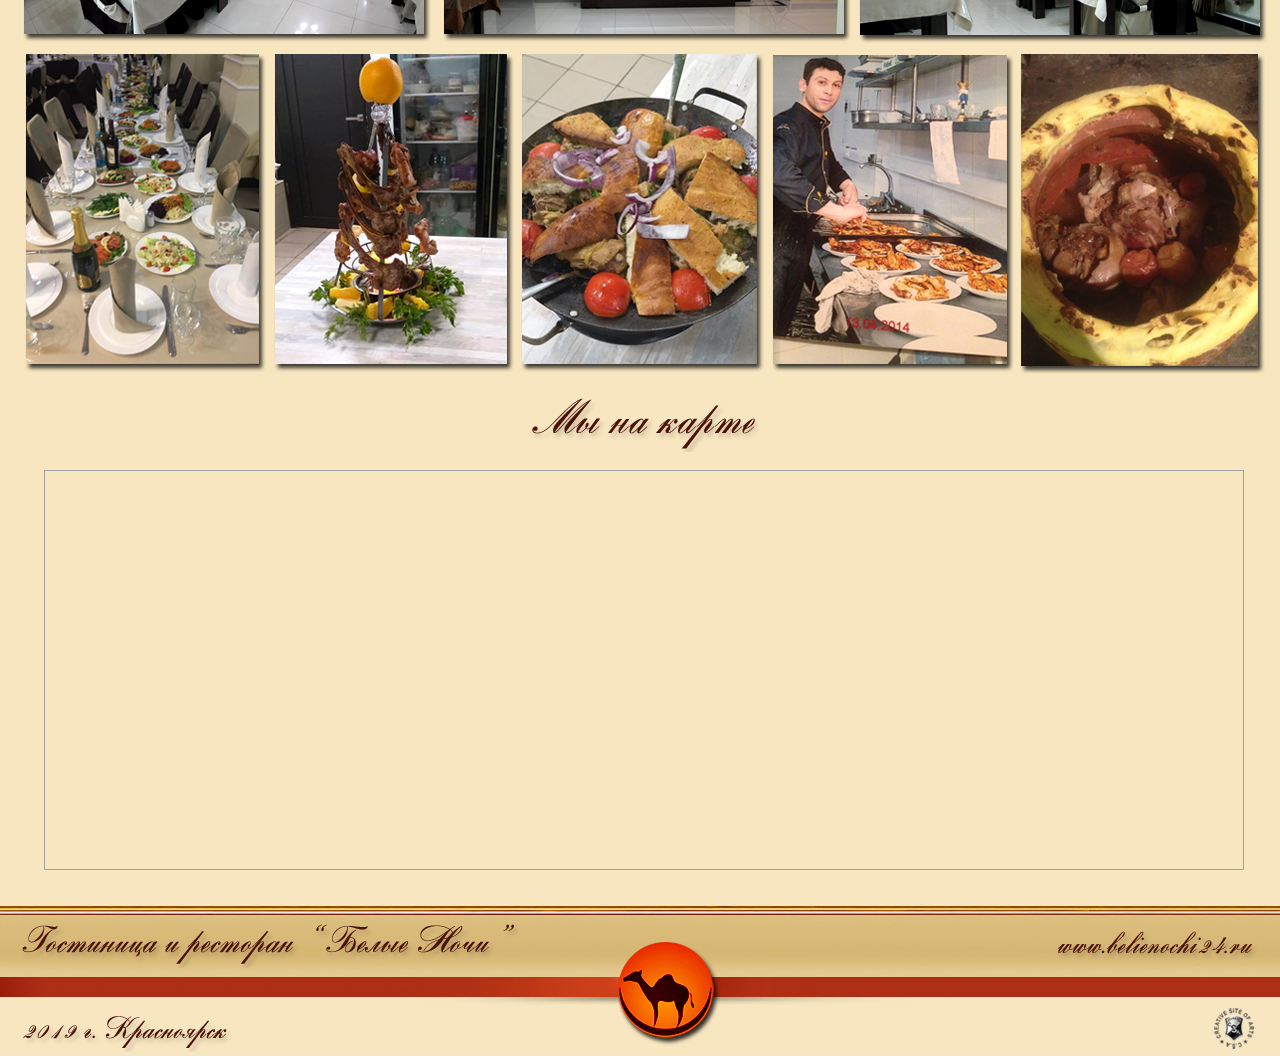
<file: source-old/belienochi24.ru/index.html>
<html><head>
<meta charset="utf-8"></head><body bgcolor="#FFFFFF" leftmargin="0" topmargin="0" marginwidth="0" marginheight="0">﻿

<title>Гостиница и ресторан Белые Ночи Красноярск</title>
<meta http-equiv="Content-Type" content="text/html; charset=utf-8">
<meta name="description" content="Гостиница и ресторан Белые Ночи Красноярск">
<meta name="keywords" content="гостиница красноярск, гостиница посуточно, ресторан, комнаты красноярск, посуточка, хостел, ночлег">
<meta name="yandex-verification" content="5aab31ee05fb6890">
<link rel="shortcut icon" href="favicon.ico">


<table width="100%" height="138" border="0" cellpadding="0" cellspacing="0">
	<tbody><tr>
		<td>
			<img src="images/head_h_01.jpg" width="340" height="20" border="0"></td>
		<td width="100%" height="20" background="images/head_h_02.jpg" align="right">
			<img src="images/head_h_02.jpg" border="0"></td>
		<td>
			<img src="images/head_h_03.jpg" width="336" height="20" border="0"></td>
	</tr>
	<tr>
		<td width="340" height="118" background="images/head_h_04.jpg" valign="center">
		<table width="170" border="0" cellpadding="0" cellspacing="0">
		<tbody><tr><td width="30"></td><td valign="center"><a href="index.php"><img src="images/logo_t.png" border="0"></a></td>
		</tr></tbody></table>
		</td>
		<td width="100%" height="118" background="images/head_h_05.jpg" align="center" valign="center"><img src="images/nazn_gst2.png" border="0"></td>
		<td width="336" height="118" background="images/head_h_06.jpg" align="right" valign="center"><img src="images/nomer.png" border="0"></td>
	</tr>
</tbody></table>
<table width="100%" height="302" border="0" cellpadding="0" cellspacing="0">
	<tbody><tr>
		<td bgcolor="#b3aaba" height="302"></td>
		<td width="1273" height="302">
			<img src="images/n_head_02.jpg"></td>
		<td bgcolor="#b3aaba" height="302"></td>
	</tr>
</tbody></table>
<table width="100%" height="352" border="0" cellpadding="0" cellspacing="0">
	<tbody><tr>
		<td>
			<img src="images/cont_cent_01.jpg" width="14" height="49" alt=""></td>
		<td background="images/cont_cent_02.jpg" align="center">
			<img src="images/cont_cent_02.jpg" width="1244" height="49" alt=""></td>
		<td>
			<img src="images/cont_cent_03.jpg" width="15" height="49" alt=""></td>
	</tr>
	<tr>
		<td width="14" height="303" valign="top" bgcolor="#f8e6c0">
			<img src="images/cont_cent_04.jpg" alt=""></td>
		<td width="100%" height="303" style="background-image:url(images/cont_cent_05.jpg);background-repeat: repeat-x;" bgcolor="#f8e6c0" valign="top">
		
<table width="1260" height="237" border="0" cellpadding="0" cellspacing="0" align="center">
	<tbody><tr>
		<td valign="top" width="425" align="center">
			<img src="images/restoran_belie_nochi.jpg" width="415" height="237" alt=""></td>
		<td width="794" height="237" valign="center"><font color="#4a1106" face="Times" size="5"><i>Гостиница <b>“Белые Ночи”</b> с рестораном расположена сразу на въезде в город Красноярск. На территории гостиницы есть парковка. К услугам гостей несколько номеров различной ценовой категории с собственными душевыми кабинами, спальными комнатами, а также телевизором с плоским экраном и кабельным телевидением.</i></font><br><br> 

<font color="#4a1106" face="Times" size="5"><i>Гостиница работает круглосуточно.<br>
Наш адрес: г. Красноярск, ул. 2-я Красногорская, д. 3</i></font> <br>
<font color="#4a1106" face="Times" size="5"><b><i>Контактный телефон: +7–929–338–61–60, +7–913–538–60–27</i></b></font></td>
	</tr>
</tbody></table>
		
		<br><center><img src="images/gostinica.png"></center><br>
		<center>
<table width="1245" height="480" border="0" cellpadding="0" cellspacing="0">
	<tbody><tr>
		<td>
			<img src="images/gallery_km_01.png" width="410" height="236" alt=""></td>
		<td>
			<img src="images/gallery_km_02.png" width="419" height="236" alt=""></td>
		<td>
			<img src="images/gallery_km_03.png" width="416" height="236" alt=""></td>
	</tr>
	<tr>
		<td>
			<img src="images/gallery_km_04.png" width="410" height="244" alt=""></td>
		<td>
			<img src="images/gallery_km_05.png" width="419" height="244" alt=""></td>
		<td>
			<img src="images/gallery_km_06.png" width="416" height="244" alt=""></td>
	</tr>
</tbody></table>
</center>
		<br><center><img src="images/restoran.png"></center><br>
	<center>	
<table width="1245" height="571" border="0" cellpadding="0" cellspacing="0">
	<tbody><tr>
		<td width="1245" height="241">
<table width="1245" height="241" border="0" cellpadding="0" cellspacing="0">
	<tbody><tr>
		<td>
			<img src="images/restoranv_01.png" width="415" height="241" alt=""></td>
		<td>
			<img src="images/restoranv_02.png" width="415" height="241" alt=""></td>
		<td>
			<img src="images/restoranv_03.png" width="415" height="241" alt=""></td>
	</tr>
</tbody></table>
		</td>
	</tr>
	<tr>
		<td width="1245" height="330">
<table width="1245" height="330" border="0" cellpadding="0" cellspacing="0">
	<tbody><tr>
		<td>
			<img src="images/restorann_01.png" width="245" height="330" alt=""></td>
		<td>
			<img src="images/restorann_02.png" width="248" height="330" alt=""></td>
		<td>
			<img src="images/restorann_03.png" width="250" height="330" alt=""></td>
		<td>
			<img src="images/restorann_04.png" width="248" height="330" alt=""></td>
		<td>
			<img src="images/restorann_05.png" width="254" height="330" alt=""></td>
	</tr>
</tbody></table>
		</td>
	</tr>
</tbody></table>
	</center>	
		<br><center><img src="images/mi_na_karte.png"></center><br>
			<center>	
<a class="dg-widget-link" href="http://2gis.ru/krasnoyarsk/firm/70000001035117499/center/92.76662349700928,56.05047155690083/zoom/15?utm_medium=widget-source&utm_campaign=firmsonmap&utm_source=bigMap">Посмотреть на карте Красноярска</a><div class="dg-widget-link"><a href="http://2gis.ru/krasnoyarsk/center/92.767351,56.048366/zoom/15/routeTab/rsType/bus/to/92.767351,56.048366╎Белые ночи, кафе-гостиница?utm_medium=widget-source&utm_campaign=firmsonmap&utm_source=route">Найти проезд до Белые ночи, кафе-гостиница</a></div><script charset="utf-8" src="../widgets.2gis.com/js/1cqPzkgDjGvR.js"></script><script charset="utf-8">new DGWidgetLoader({"width":1200,"height":400,"borderColor":"#a3a3a3","pos":{"lat":56.05047155690083,"lon":92.76662349700928,"zoom":15},"opt":{"city":"krasnoyarsk"},"org":[{"id":"70000001035117499"}]});</script><noscript style="color:#c00;font-size:16px;font-weight:bold;">Виджет карты использует JavaScript. Включите его в настройках вашего браузера.</noscript>
			</center>	
<br><br>
		</td>
		<td width="15" height="303" bgcolor="#f8e6c0" valign="top">
			<img src="images/cont_cent_06.jpg" alt=""></td>
	</tr>
</tbody></table>
<table width="100%" height="150" border="0" cellpadding="0" cellspacing="0">
	<tbody><tr>
		<td width="10%" background="images/footer_01.jpg">
			<img src="images/footer_01.jpg" width="18" height="9" border="0"></td>
		<td width="576" height="9" background="images/footer_02.jpg" align="right">
			<img src="images/footer_02.jpg" border="0"></td>
		<td width="132" height="9" background="images/footer_03.jpg" align="center"><img src="images/footer_03.jpg" width="132" height="9" border="0"></td>
		<td width="526" background="images/footer_04.jpg">
			<img src="images/footer_04.jpg" width="526" height="9" border="0"></td>
		<td width="10%" background="images/footer_05.jpg">
			<img src="images/footer_05.jpg" width="21" height="9" border="0"></td>
	</tr>
	<tr>
		<td width="18" height="58" background="images/footer_06.jpg"></td>
		<td width="576" height="58" background="images/footer_07.jpg" align="left" valign="center"><img src="images/bel_nochi.png"></td>
		<td rowspan="3" align="center" background="images/footer_08a.jpg">
			<a href="index.php"><img src="images/footer_08.jpg" width="132" height="141" border="0"></a></td>
		<td width="526" height="58" background="images/footer_09.jpg" align="right" valign="center"><img src="images/belie_nc_link.png"></td>
		<td width="21" height="58" background="images/footer_10.jpg"></td>
	</tr>
	<tr>
		<td background="images/footer_11a.jpg">
			<img src="images/footer_11.jpg" width="18" height="34" border="0"></td>
		<td width="576" height="34" background="images/footer_12.jpg">
			<img src="images/footer_12.jpg" border="0" align="right"></td>
		<td background="images/footer_13a.jpg">
			<img src="images/footer_13.jpg" width="526" height="34" border="0"></td>
		<td background="images/footer_14.jpg">
			<img src="images/footer_14.jpg" width="21" height="34" border="0"></td>
	</tr>
	<tr>
		<td background="images/footer_15.jpg" width="18" height="49"></td>
		<td background="images/footer_16.jpg" width="576" height="49" align="left" valign="center"><img src="images/2019_KR.png"></td>
		<td background="images/footer_17.jpg" width="526" height="49" align="right" valign="top"><a href="http://www.sparker.su" target="_blank" title="Создание и разработка сайта в Красноярске" alt="cоздание сайта красноярск, разработка сайтов в красноярске"><img src="images/csa_link.png" border="0"></a></td>
		<td background="images/footer_18.jpg" width="21" height="49"></td>
	</tr>
</tbody></table>

</body></html>
</file>
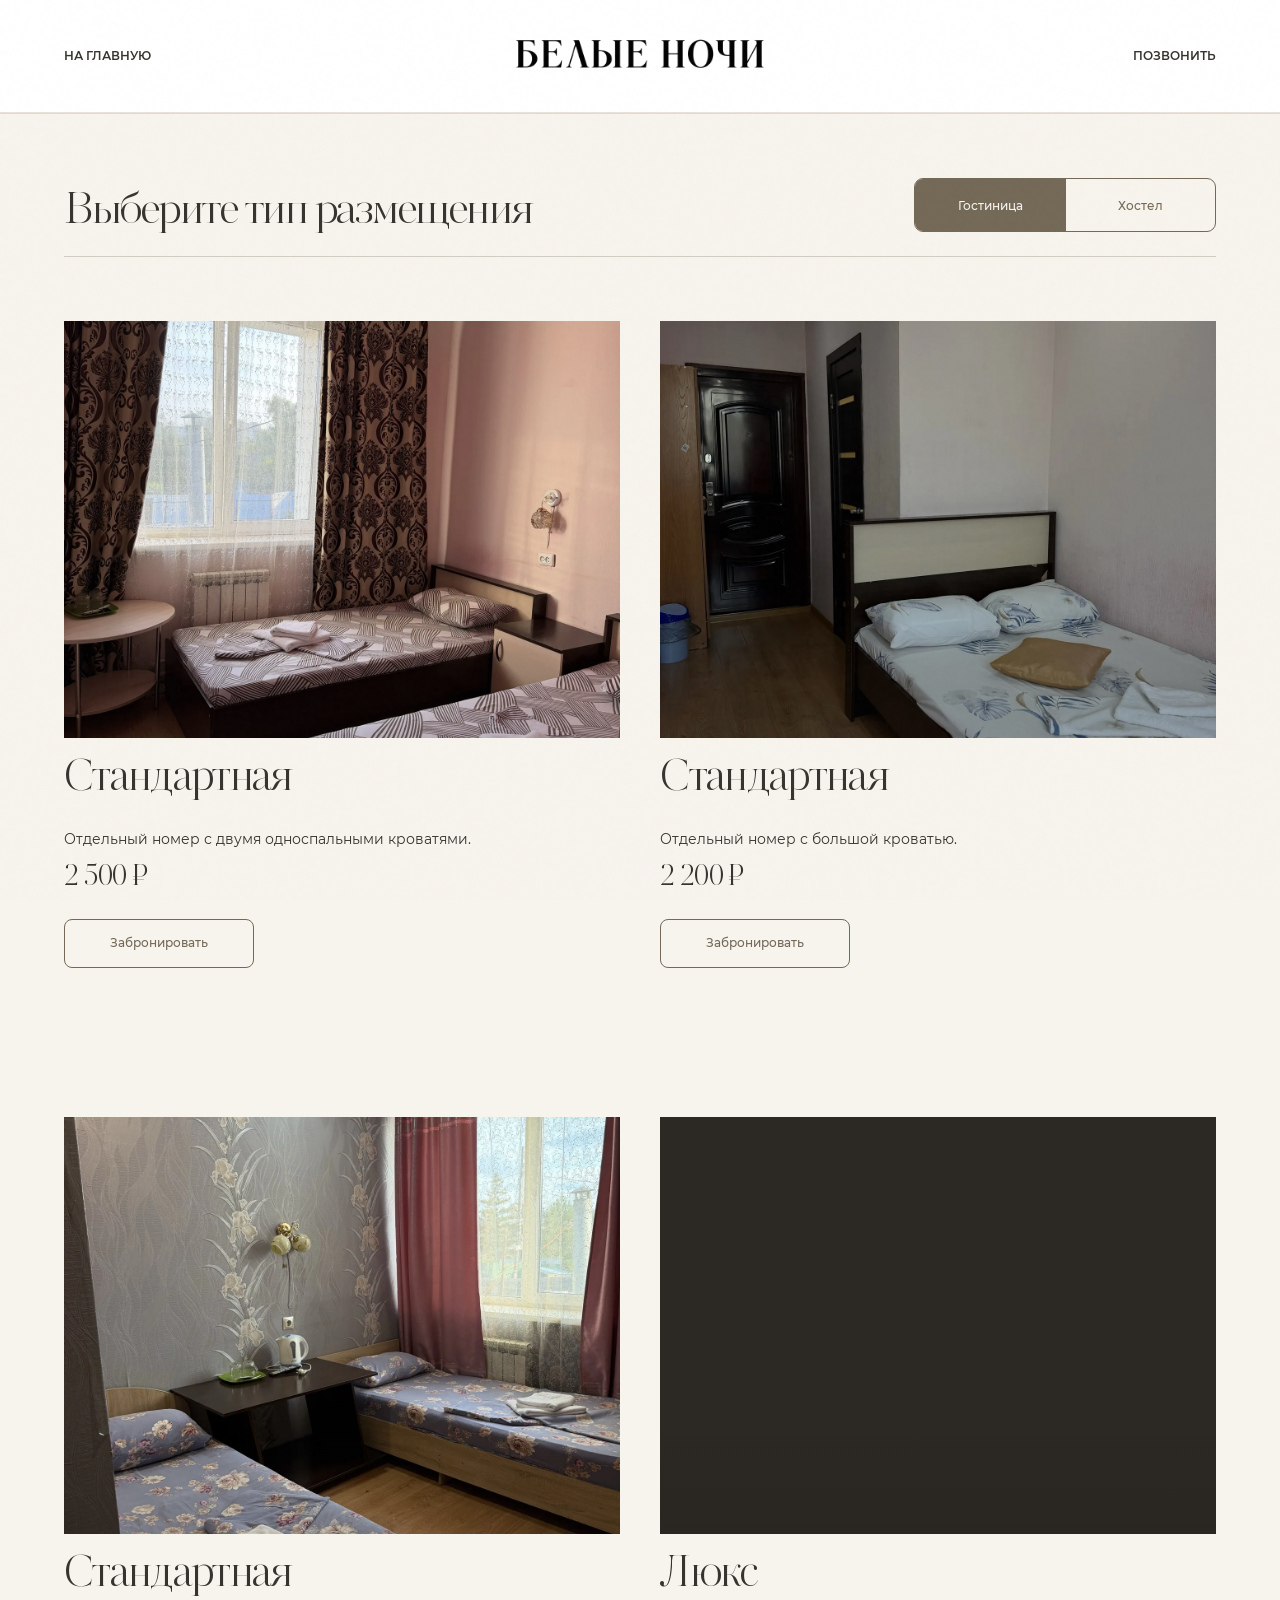
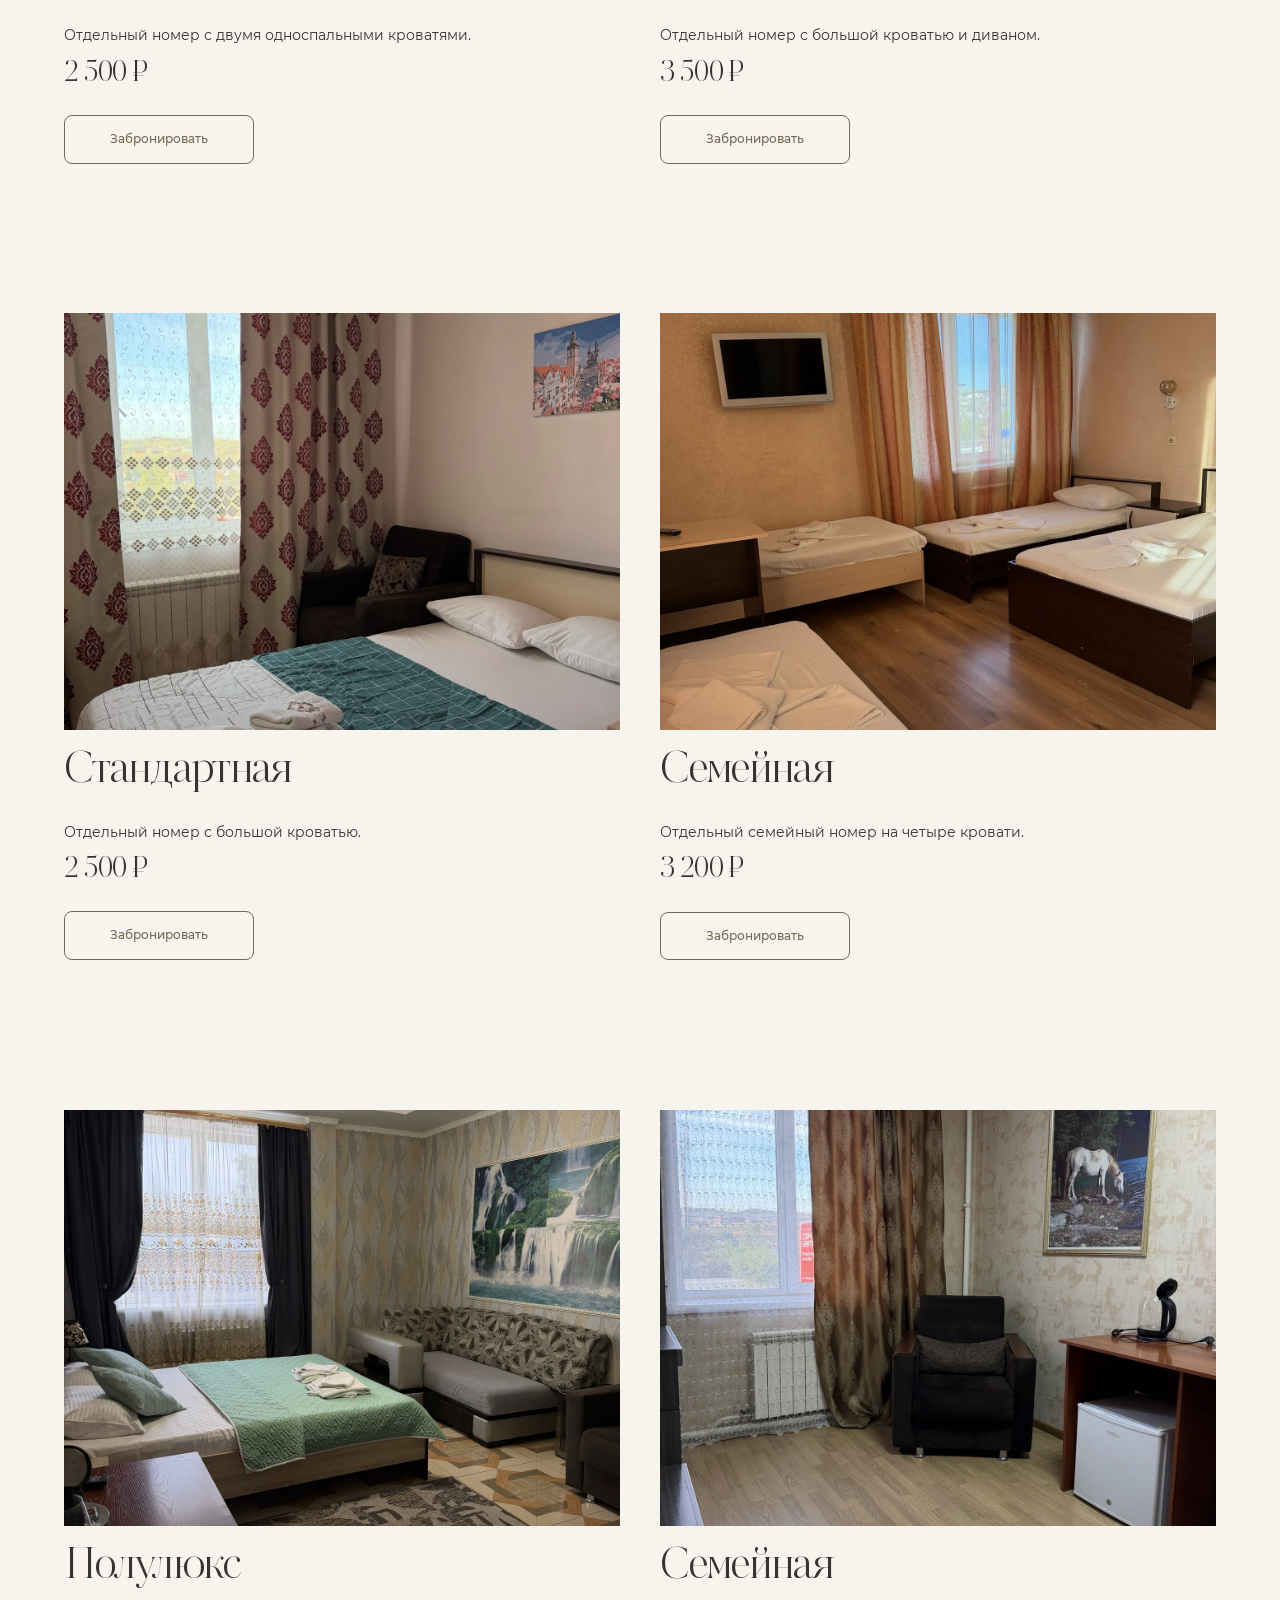
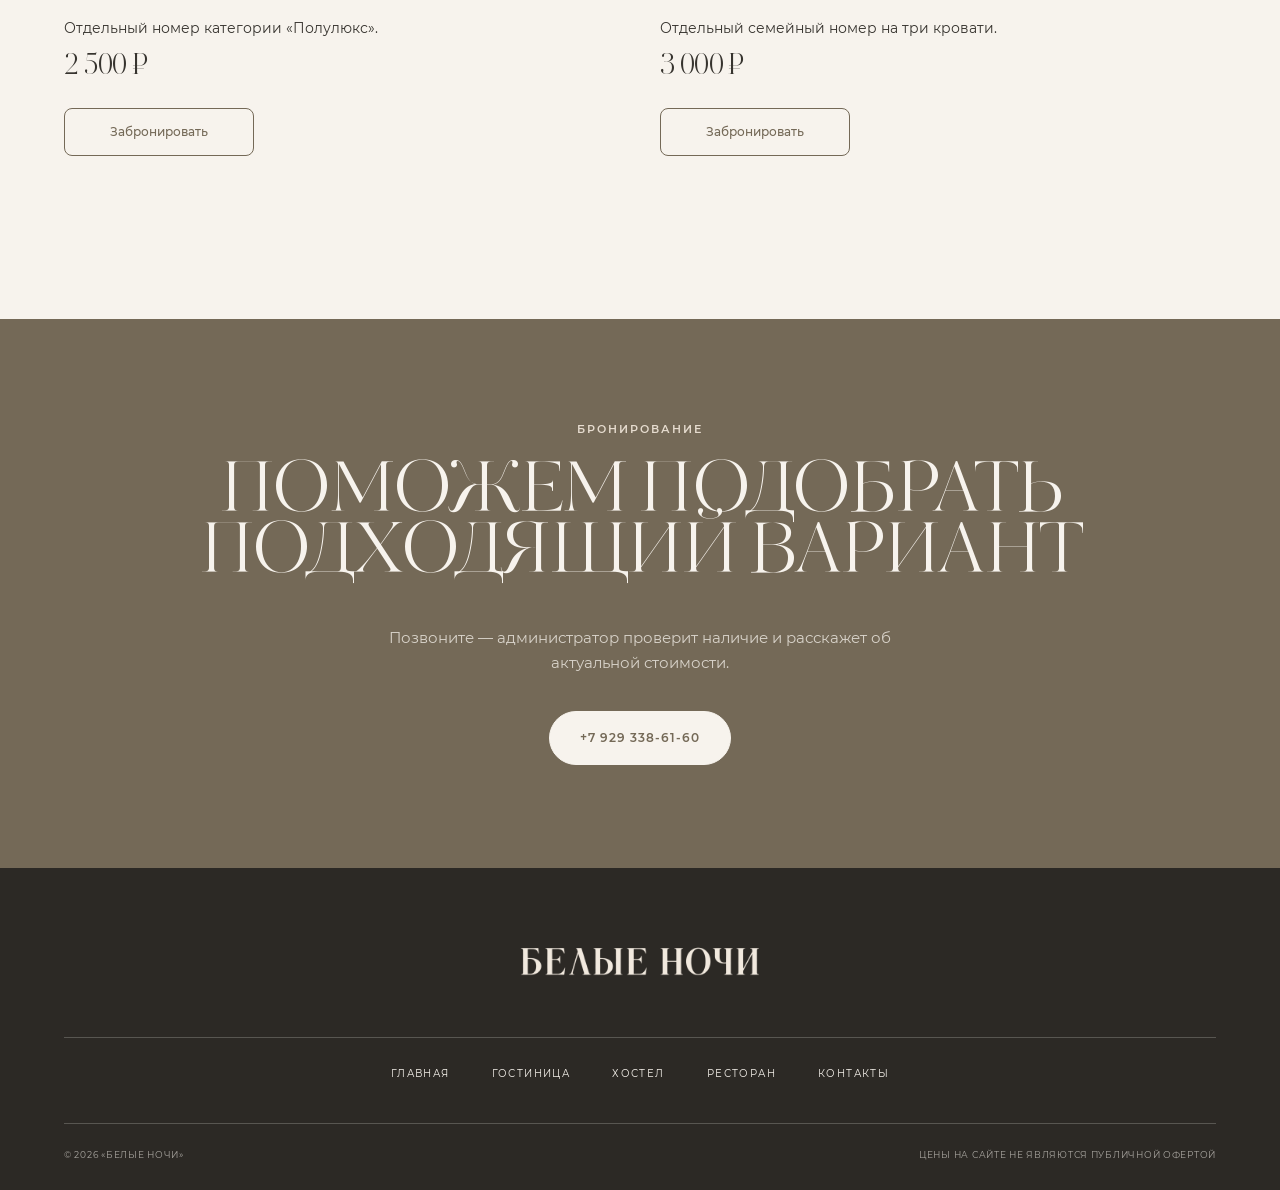
<file: rooms.html>
<!doctype html>
<html lang="ru">
<head>
  <meta charset="UTF-8">
  <meta name="viewport" content="width=device-width, initial-scale=1.0">
  <meta name="description" content="Номера гостиницы и места в хостеле «Белые Ночи» в Красноярске: фотографии, варианты размещения и стоимость.">
  <meta name="theme-color" content="#ffffff">
  <title>Номера — Белые Ночи</title>
  <link rel="icon" href="assets/images/logo-heritage.png">
  <link rel="stylesheet" href="rooms.css?v=20260901-6">
</head>
<body>
  <header class="rooms-header">
    <nav class="rooms-nav" aria-label="Основная навигация">
      <a class="nav-link nav-home" href="index.html">На главную</a>

      <a class="rooms-logo" href="index.html" aria-label="Белые Ночи — перейти на главную страницу">
        <img src="assets/images/logo-heritage-wordmark.png" alt="Белые Ночи">
      </a>

      <a class="nav-link nav-call" href="tel:+79293386160">Позвонить</a>
    </nav>
  </header>

  <main>
    <section class="rooms-catalog-section" aria-labelledby="rooms-filter-title">
      <div class="rooms-filter-bar">
        <p class="rooms-filter-title" id="rooms-filter-title">Выберите тип размещения</p>
        <div class="rooms-filter" role="group" aria-label="Тип размещения">
          <button class="is-active" type="button" data-room-filter="hotel" aria-pressed="true">Гостиница</button>
          <button type="button" data-room-filter="hostel" aria-pressed="false">Хостел</button>
        </div>
      </div>

      <div class="rooms-catalog" data-room-catalog aria-live="polite">
      <article class="room-card" id="standard-twin-1" data-room-type="hotel">
        <div class="room-gallery" data-room-gallery aria-label="Фотографии стандартного номера с двумя кроватями">
          <div class="room-gallery-viewport">
            <div class="room-gallery-track" data-room-track>
              <button class="room-photo" type="button" data-room-photo aria-label="Открыть фотографию спальни"><img src="assets/images/rooms/img_4044.webp" alt="Стандартный номер с двумя отдельными кроватями" width="1350" height="1800"></button>
              <button class="room-photo" type="button" data-room-photo aria-label="Открыть фотографию ванной"><img src="assets/images/rooms/img_4047.webp" alt="Ванная комната стандартного номера" width="1350" height="1800" loading="lazy" decoding="async"></button>
            </div>
          </div>
          <div class="room-gallery-bar"><span><b data-room-current>01</b> / 02</span><div class="room-gallery-controls"><button type="button" data-room-prev aria-label="Предыдущая фотография"><svg viewBox="0 0 24 24" aria-hidden="true"><path d="M19 12H5m0 0 5-5m-5 5 5 5"/></svg></button><button type="button" data-room-next aria-label="Следующая фотография"><svg viewBox="0 0 24 24" aria-hidden="true"><path d="M5 12h14m0 0-5-5m5 5-5 5"/></svg></button></div></div>
        </div>
        <div class="room-card-body">
          <div class="room-card-head"><p>Гостиница</p><span>01</span></div>
          <h2>Стандартная <span>Две отдельные кровати</span></h2>
          <p class="room-card-description">Отдельный номер с двумя односпальными кроватями.</p>
          <p class="room-price">2 500 ₽</p>
          <dl class="room-meta"><div><dt>Размещение</dt><dd>2 кровати</dd></div><div><dt>Стоимость</dt><dd>2 500 ₽<small>за номер</small></dd></div></dl>
          <a class="room-action" href="tel:+79293386160"><span>Забронировать</span></a>
        </div>
      </article>

      <article class="room-card" id="standard-double-1" data-room-type="hotel">
        <div class="room-gallery" data-room-gallery aria-label="Фотографии стандартного номера с большой кроватью">
          <div class="room-gallery-viewport"><div class="room-gallery-track" data-room-track>
            <button class="room-photo" type="button" data-room-photo aria-label="Открыть фотографию спальни"><img src="assets/images/rooms/img_4052.webp" alt="Стандартный номер с большой кроватью" width="1350" height="1800" loading="lazy" decoding="async"></button>
            <button class="room-photo" type="button" data-room-photo aria-label="Открыть фотографию номера у окна"><img src="assets/images/rooms/img_4053.webp" alt="Окно и спальная зона стандартного номера" width="1350" height="1800" loading="lazy" decoding="async"></button>
            <button class="room-photo" type="button" data-room-photo aria-label="Открыть фотографию ванной"><img src="assets/images/rooms/img_4054.webp?v=20260901-2" alt="Ванная комната стандартного номера" width="1350" height="1800" loading="lazy" decoding="async"></button>
          </div></div>
          <div class="room-gallery-bar"><span><b data-room-current>01</b> / 03</span><div class="room-gallery-controls"><button type="button" data-room-prev aria-label="Предыдущая фотография"><svg viewBox="0 0 24 24" aria-hidden="true"><path d="M19 12H5m0 0 5-5m-5 5 5 5"/></svg></button><button type="button" data-room-next aria-label="Следующая фотография"><svg viewBox="0 0 24 24" aria-hidden="true"><path d="M5 12h14m0 0-5-5m5 5-5 5"/></svg></button></div></div>
        </div>
        <div class="room-card-body">
          <div class="room-card-head"><p>Гостиница</p><span>02</span></div>
          <h2>Стандартная <span>Большая кровать</span></h2>
          <p class="room-card-description">Отдельный номер с большой кроватью.</p>
          <p class="room-price">2 200 ₽</p>
          <dl class="room-meta"><div><dt>Размещение</dt><dd>Большая кровать</dd></div><div><dt>Стоимость</dt><dd>2 200 ₽<small>за номер</small></dd></div></dl>
          <a class="room-action" href="tel:+79293386160"><span>Забронировать</span></a>
        </div>
      </article>

      <article class="room-card" id="standard-twin-2" data-room-type="hotel">
        <div class="room-gallery" data-room-gallery aria-label="Фотографии стандартного номера с двумя кроватями">
          <div class="room-gallery-viewport"><div class="room-gallery-track" data-room-track>
            <button class="room-photo" type="button" data-room-photo aria-label="Открыть фотографию спальни"><img src="assets/images/rooms/img_4056.webp?v=20260901-2" alt="Стандартный номер с двумя отдельными кроватями" width="1350" height="1800" loading="lazy" decoding="async"></button>
            <button class="room-photo" type="button" data-room-photo aria-label="Открыть фотографию номера"><img src="assets/images/rooms/img_4058.webp" alt="Интерьер стандартного номера с двумя кроватями" width="1350" height="1800" loading="lazy" decoding="async"></button>
            <button class="room-photo" type="button" data-room-photo aria-label="Открыть фотографию телевизора"><img src="assets/images/rooms/img_4060.webp" alt="Телевизор в стандартном номере" width="1350" height="1800" loading="lazy" decoding="async"></button>
            <button class="room-photo" type="button" data-room-photo aria-label="Открыть фотографию ванной"><img src="assets/images/rooms/img_4062.webp" alt="Раковина и санузел стандартного номера" width="1350" height="1800" loading="lazy" decoding="async"></button>
            <button class="room-photo" type="button" data-room-photo aria-label="Открыть фотографию душа"><img src="assets/images/rooms/img_4061.webp" alt="Душ в стандартном номере" width="1350" height="1800" loading="lazy" decoding="async"></button>
          </div></div>
          <div class="room-gallery-bar"><span><b data-room-current>01</b> / 05</span><div class="room-gallery-controls"><button type="button" data-room-prev aria-label="Предыдущая фотография"><svg viewBox="0 0 24 24" aria-hidden="true"><path d="M19 12H5m0 0 5-5m-5 5 5 5"/></svg></button><button type="button" data-room-next aria-label="Следующая фотография"><svg viewBox="0 0 24 24" aria-hidden="true"><path d="M5 12h14m0 0-5-5m5 5-5 5"/></svg></button></div></div>
        </div>
        <div class="room-card-body">
          <div class="room-card-head"><p>Гостиница</p><span>03</span></div>
          <h2>Стандартная <span>Две отдельные кровати</span></h2>
          <p class="room-card-description">Отдельный номер с двумя односпальными кроватями.</p>
          <p class="room-price">2 500 ₽</p>
          <dl class="room-meta"><div><dt>Размещение</dt><dd>2 кровати</dd></div><div><dt>Стоимость</dt><dd>2 500 ₽<small>за номер</small></dd></div></dl>
          <a class="room-action" href="tel:+79293386160"><span>Забронировать</span></a>
        </div>
      </article>

      <article class="room-card" id="suite" data-room-type="hotel">
        <div class="room-gallery" data-room-gallery aria-label="Фотографии номера люкс">
          <div class="room-gallery-viewport"><div class="room-gallery-track" data-room-track>
            <button class="room-photo" type="button" data-room-photo aria-label="Открыть фотографию люкса"><img src="assets/images/rooms/img_4074.webp" alt="Интерьер номера люкс" width="1350" height="1800" loading="lazy" decoding="async"></button>
            <button class="room-photo" type="button" data-room-photo aria-label="Открыть фотографию спальни"><img src="assets/images/rooms/img_4070.webp" alt="Большая кровать в номере люкс" width="1350" height="1800" loading="lazy" decoding="async"></button>
            <button class="room-photo" type="button" data-room-photo aria-label="Открыть фотографию дивана"><img src="assets/images/rooms/img_4068.webp" alt="Диван в номере люкс" width="1350" height="1800" loading="lazy" decoding="async"></button>
            <button class="room-photo" type="button" data-room-photo aria-label="Открыть фотографию ванной"><img src="assets/images/rooms/img_4078.webp" alt="Ванная комната номера люкс" width="1350" height="1800" loading="lazy" decoding="async"></button>
            <button class="room-photo" type="button" data-room-photo aria-label="Открыть фотографию душа"><img src="assets/images/rooms/img_4076.webp" alt="Душ в номере люкс" width="1350" height="1800" loading="lazy" decoding="async"></button>
          </div></div>
          <div class="room-gallery-bar"><span><b data-room-current>01</b> / 05</span><div class="room-gallery-controls"><button type="button" data-room-prev aria-label="Предыдущая фотография"><svg viewBox="0 0 24 24" aria-hidden="true"><path d="M19 12H5m0 0 5-5m-5 5 5 5"/></svg></button><button type="button" data-room-next aria-label="Следующая фотография"><svg viewBox="0 0 24 24" aria-hidden="true"><path d="M5 12h14m0 0-5-5m5 5-5 5"/></svg></button></div></div>
        </div>
        <div class="room-card-body">
          <div class="room-card-head"><p>Гостиница</p><span>04</span></div>
          <h2>Люкс <span>Большая кровать и диван</span></h2>
          <p class="room-card-description">Отдельный номер с большой кроватью и диваном.</p>
          <p class="room-price">3 500 ₽</p>
          <dl class="room-meta"><div><dt>Размещение</dt><dd>Кровать и диван</dd></div><div><dt>Стоимость</dt><dd>3 500 ₽<small>за номер</small></dd></div></dl>
          <a class="room-action" href="tel:+79293386160"><span>Забронировать</span></a>
        </div>
      </article>

      <article class="room-card" id="standard-double-2" data-room-type="hotel">
        <div class="room-gallery" data-room-gallery aria-label="Фотографии стандартного номера с большой кроватью">
          <div class="room-gallery-viewport"><div class="room-gallery-track" data-room-track>
            <button class="room-photo" type="button" data-room-photo aria-label="Открыть фотографию спальни"><img src="assets/images/rooms/img_4087.webp" alt="Стандартный номер с большой кроватью" width="1350" height="1800" loading="lazy" decoding="async"></button>
            <button class="room-photo" type="button" data-room-photo aria-label="Открыть фотографию номера"><img src="assets/images/rooms/img_4085.webp" alt="Большая кровать в стандартном номере" width="1350" height="1800" loading="lazy" decoding="async"></button>
            <button class="room-photo" type="button" data-room-photo aria-label="Открыть фотографию ванной"><img src="assets/images/rooms/img_4090.webp" alt="Ванная комната стандартного номера" width="1350" height="1800" loading="lazy" decoding="async"></button>
          </div></div>
          <div class="room-gallery-bar"><span><b data-room-current>01</b> / 03</span><div class="room-gallery-controls"><button type="button" data-room-prev aria-label="Предыдущая фотография"><svg viewBox="0 0 24 24" aria-hidden="true"><path d="M19 12H5m0 0 5-5m-5 5 5 5"/></svg></button><button type="button" data-room-next aria-label="Следующая фотография"><svg viewBox="0 0 24 24" aria-hidden="true"><path d="M5 12h14m0 0-5-5m5 5-5 5"/></svg></button></div></div>
        </div>
        <div class="room-card-body">
          <div class="room-card-head"><p>Гостиница</p><span>05</span></div>
          <h2>Стандартная <span>Большая кровать</span></h2>
          <p class="room-card-description">Отдельный номер с большой кроватью.</p>
          <p class="room-price">2 500 ₽</p>
          <dl class="room-meta"><div><dt>Размещение</dt><dd>Большая кровать</dd></div><div><dt>Стоимость</dt><dd>2 500 ₽<small>за номер</small></dd></div></dl>
          <a class="room-action" href="tel:+79293386160"><span>Забронировать</span></a>
        </div>
      </article>

      <article class="room-card" id="hostel-eight" data-room-type="hostel">
        <div class="room-gallery" data-room-gallery aria-label="Фотографии хостела на восемь кроватей">
          <div class="room-gallery-viewport"><div class="room-gallery-track" data-room-track>
            <button class="room-photo" type="button" data-room-photo aria-label="Открыть фотографию хостела"><img src="assets/images/rooms/img_4091.webp" alt="Комната хостела на восемь кроватей" width="1350" height="1800" loading="lazy" decoding="async"></button>
            <button class="room-photo" type="button" data-room-photo aria-label="Открыть фотографию кроватей"><img src="assets/images/rooms/img_4092.webp" alt="Двухъярусные кровати в хостеле" width="1350" height="1800" loading="lazy" decoding="async"></button>
            <button class="room-photo" type="button" data-room-photo aria-label="Открыть фотографию комнаты"><img src="assets/images/rooms/img_4093.webp" alt="Спальные места в хостеле" width="1350" height="1800" loading="lazy" decoding="async"></button>
            <button class="room-photo" type="button" data-room-photo aria-label="Открыть фотографию душа"><img src="assets/images/rooms/img_4095.webp" alt="Душ в хостеле" width="1350" height="1800" loading="lazy" decoding="async"></button>
            <button class="room-photo" type="button" data-room-photo aria-label="Открыть фотографию ванной"><img src="assets/images/rooms/img_4096.webp" alt="Раковина и санузел хостела" width="1350" height="1800" loading="lazy" decoding="async"></button>
          </div></div>
          <div class="room-gallery-bar"><span><b data-room-current>01</b> / 05</span><div class="room-gallery-controls"><button type="button" data-room-prev aria-label="Предыдущая фотография"><svg viewBox="0 0 24 24" aria-hidden="true"><path d="M19 12H5m0 0 5-5m-5 5 5 5"/></svg></button><button type="button" data-room-next aria-label="Следующая фотография"><svg viewBox="0 0 24 24" aria-hidden="true"><path d="M5 12h14m0 0-5-5m5 5-5 5"/></svg></button></div></div>
        </div>
        <div class="room-card-body">
          <div class="room-card-head"><p>Хостел</p><span>06</span></div>
          <h2>Хостел <span>Восемь кроватей</span></h2>
          <p class="room-card-description">Место в общей комнате на восемь кроватей.</p>
          <p class="room-price">850 ₽</p>
          <dl class="room-meta"><div><dt>Размещение</dt><dd>8 кроватей</dd></div><div><dt>Стоимость</dt><dd>850 ₽<small>за место</small></dd></div></dl>
          <a class="room-action" href="tel:+79293386160"><span>Забронировать</span></a>
        </div>
      </article>

      <article class="room-card" id="family-four" data-room-type="hotel">
        <div class="room-gallery" data-room-gallery aria-label="Фотографии семейного номера на четыре кровати">
          <div class="room-gallery-viewport"><div class="room-gallery-track" data-room-track>
            <button class="room-photo" type="button" data-room-photo aria-label="Открыть фотографию семейного номера"><img src="assets/images/rooms/img_4097.webp" alt="Семейный номер на четыре кровати" width="1350" height="1800" loading="lazy" decoding="async"></button>
            <button class="room-photo" type="button" data-room-photo aria-label="Открыть фотографию спальни"><img src="assets/images/rooms/img_4099.webp" alt="Интерьер семейного номера" width="1350" height="1800" loading="lazy" decoding="async"></button>
            <button class="room-photo" type="button" data-room-photo aria-label="Открыть фотографию ванной"><img src="assets/images/rooms/img_4102.webp" alt="Раковина и санузел семейного номера" width="1350" height="1800" loading="lazy" decoding="async"></button>
            <button class="room-photo" type="button" data-room-photo aria-label="Открыть фотографию душа"><img src="assets/images/rooms/img_4103.webp" alt="Душ в семейном номере" width="1350" height="1800" loading="lazy" decoding="async"></button>
          </div></div>
          <div class="room-gallery-bar"><span><b data-room-current>01</b> / 04</span><div class="room-gallery-controls"><button type="button" data-room-prev aria-label="Предыдущая фотография"><svg viewBox="0 0 24 24" aria-hidden="true"><path d="M19 12H5m0 0 5-5m-5 5 5 5"/></svg></button><button type="button" data-room-next aria-label="Следующая фотография"><svg viewBox="0 0 24 24" aria-hidden="true"><path d="M5 12h14m0 0-5-5m5 5-5 5"/></svg></button></div></div>
        </div>
        <div class="room-card-body">
          <div class="room-card-head"><p>Гостиница</p><span>07</span></div>
          <h2>Семейная <span>Четыре кровати</span></h2>
          <p class="room-card-description">Отдельный семейный номер на четыре кровати.</p>
          <p class="room-price">3 200 ₽</p>
          <dl class="room-meta"><div><dt>Размещение</dt><dd>4 кровати</dd></div><div><dt>Стоимость</dt><dd>3 200 ₽<small>за номер</small></dd></div></dl>
          <a class="room-action" href="tel:+79293386160"><span>Забронировать</span></a>
        </div>
      </article>

      <article class="room-card" id="hostel-four" data-room-type="hostel">
        <div class="room-gallery" data-room-gallery aria-label="Фотографии хостела на четыре кровати">
          <div class="room-gallery-viewport"><div class="room-gallery-track" data-room-track>
            <button class="room-photo" type="button" data-room-photo aria-label="Открыть фотографию хостела"><img src="assets/images/rooms/img_4104.webp" alt="Комната хостела на четыре кровати" width="1350" height="1800" loading="lazy" decoding="async"></button>
            <button class="room-photo" type="button" data-room-photo aria-label="Открыть фотографию кроватей"><img src="assets/images/rooms/img_4106.webp" alt="Спальные места в хостеле" width="1350" height="1800" loading="lazy" decoding="async"></button>
            <button class="room-photo" type="button" data-room-photo aria-label="Открыть фотографию душа"><img src="assets/images/rooms/img_4110.webp" alt="Душ в хостеле" width="1350" height="1800" loading="lazy" decoding="async"></button>
          </div></div>
          <div class="room-gallery-bar"><span><b data-room-current>01</b> / 03</span><div class="room-gallery-controls"><button type="button" data-room-prev aria-label="Предыдущая фотография"><svg viewBox="0 0 24 24" aria-hidden="true"><path d="M19 12H5m0 0 5-5m-5 5 5 5"/></svg></button><button type="button" data-room-next aria-label="Следующая фотография"><svg viewBox="0 0 24 24" aria-hidden="true"><path d="M5 12h14m0 0-5-5m5 5-5 5"/></svg></button></div></div>
        </div>
        <div class="room-card-body">
          <div class="room-card-head"><p>Хостел</p><span>08</span></div>
          <h2>Хостел <span>Четыре кровати</span></h2>
          <p class="room-card-description">Место в общей комнате на четыре кровати.</p>
          <p class="room-price">850 ₽</p>
          <dl class="room-meta"><div><dt>Размещение</dt><dd>4 кровати</dd></div><div><dt>Стоимость</dt><dd>850 ₽<small>за место</small></dd></div></dl>
          <a class="room-action" href="tel:+79293386160"><span>Забронировать</span></a>
        </div>
      </article>

      <article class="room-card" id="junior-suite" data-room-type="hotel">
        <div class="room-gallery" data-room-gallery aria-label="Фотографии полулюкса">
          <div class="room-gallery-viewport"><div class="room-gallery-track" data-room-track>
            <button class="room-photo" type="button" data-room-photo aria-label="Открыть фотографию полулюкса"><img src="assets/images/rooms/img_4112.webp" alt="Интерьер полулюкса" width="1350" height="1800" loading="lazy" decoding="async"></button>
            <button class="room-photo" type="button" data-room-photo aria-label="Открыть фотографию спальни"><img src="assets/images/rooms/img_4113.webp" alt="Большая кровать в полулюксе" width="1350" height="1800" loading="lazy" decoding="async"></button>
            <button class="room-photo" type="button" data-room-photo aria-label="Открыть фотографию номера"><img src="assets/images/rooms/img_4117.webp" alt="Спальная зона полулюкса" width="1350" height="1800" loading="lazy" decoding="async"></button>
            <button class="room-photo" type="button" data-room-photo aria-label="Открыть фотографию мебели"><img src="assets/images/rooms/img_4116.webp" alt="Рабочее место и кресло в полулюксе" width="1350" height="1800" loading="lazy" decoding="async"></button>
            <button class="room-photo" type="button" data-room-photo aria-label="Открыть фотографию зоны отдыха"><img src="assets/images/rooms/img_4118.webp" alt="Диван в полулюксе" width="1350" height="1800" loading="lazy" decoding="async"></button>
            <button class="room-photo" type="button" data-room-photo aria-label="Открыть фотографию ванной"><img src="assets/images/rooms/img_4119.webp" alt="Ванная комната полулюкса" width="1350" height="1800" loading="lazy" decoding="async"></button>
          </div></div>
          <div class="room-gallery-bar"><span><b data-room-current>01</b> / 06</span><div class="room-gallery-controls"><button type="button" data-room-prev aria-label="Предыдущая фотография"><svg viewBox="0 0 24 24" aria-hidden="true"><path d="M19 12H5m0 0 5-5m-5 5 5 5"/></svg></button><button type="button" data-room-next aria-label="Следующая фотография"><svg viewBox="0 0 24 24" aria-hidden="true"><path d="M5 12h14m0 0-5-5m5 5-5 5"/></svg></button></div></div>
        </div>
        <div class="room-card-body">
          <div class="room-card-head"><p>Гостиница</p><span>09</span></div>
          <h2>Полулюкс</h2>
          <p class="room-card-description">Отдельный номер категории «Полулюкс».</p>
          <p class="room-price">2 500 ₽</p>
          <dl class="room-meta"><div><dt>Категория</dt><dd>Полулюкс</dd></div><div><dt>Стоимость</dt><dd>2 500 ₽<small>за номер</small></dd></div></dl>
          <a class="room-action" href="tel:+79293386160"><span>Забронировать</span></a>
        </div>
      </article>

      <article class="room-card" id="family-three" data-room-type="hotel">
        <div class="room-gallery" data-room-gallery aria-label="Фотографии семейного номера на три кровати">
          <div class="room-gallery-viewport"><div class="room-gallery-track" data-room-track>
            <button class="room-photo" type="button" data-room-photo aria-label="Открыть фотографию семейного номера"><img src="assets/images/rooms/img_4127.webp" alt="Семейный номер на три кровати" width="1350" height="1800" loading="lazy" decoding="async"></button>
            <button class="room-photo" type="button" data-room-photo aria-label="Открыть фотографию номера"><img src="assets/images/rooms/img_4128.webp" alt="Телевизор и кресло в семейном номере" width="1350" height="1800" loading="lazy" decoding="async"></button>
            <button class="room-photo" type="button" data-room-photo aria-label="Открыть фотографию зоны отдыха"><img src="assets/images/rooms/img_4129.webp" alt="Рабочее место и кресло в семейном номере" width="1350" height="1800" loading="lazy" decoding="async"></button>
          </div></div>
          <div class="room-gallery-bar"><span><b data-room-current>01</b> / 03</span><div class="room-gallery-controls"><button type="button" data-room-prev aria-label="Предыдущая фотография"><svg viewBox="0 0 24 24" aria-hidden="true"><path d="M19 12H5m0 0 5-5m-5 5 5 5"/></svg></button><button type="button" data-room-next aria-label="Следующая фотография"><svg viewBox="0 0 24 24" aria-hidden="true"><path d="M5 12h14m0 0-5-5m5 5-5 5"/></svg></button></div></div>
        </div>
        <div class="room-card-body">
          <div class="room-card-head"><p>Гостиница</p><span>10</span></div>
          <h2>Семейная <span>Три кровати</span></h2>
          <p class="room-card-description">Отдельный семейный номер на три кровати.</p>
          <p class="room-price">3 000 ₽</p>
          <dl class="room-meta"><div><dt>Размещение</dt><dd>3 кровати</dd></div><div><dt>Стоимость</dt><dd>3 000 ₽<small>за номер</small></dd></div></dl>
          <a class="room-action" href="tel:+79293386160"><span>Забронировать</span></a>
        </div>
      </article>
      </div>
    </section>

    <section class="rooms-cta" aria-labelledby="rooms-cta-title">
      <p class="section-kicker">Бронирование</p>
      <h2 id="rooms-cta-title">Поможем подобрать<br>подходящий вариант</h2>
      <p>Позвоните — администратор проверит наличие и расскажет об актуальной стоимости.</p>
      <a href="tel:+79293386160">+7 929 338-61-60</a>
    </section>
  </main>

  <dialog class="room-lightbox" data-room-lightbox aria-labelledby="room-lightbox-title">
    <button class="room-lightbox-close" type="button" data-room-lightbox-close aria-label="Закрыть фотографии">
      <svg viewBox="0 0 24 24" aria-hidden="true"><path d="m6 6 12 12M18 6 6 18"/></svg>
    </button>
    <div class="room-lightbox-layout">
      <div class="room-lightbox-media">
        <div class="room-lightbox-stage">
          <button class="room-lightbox-arrow room-lightbox-prev" type="button" data-room-lightbox-prev aria-label="Предыдущая фотография"><svg viewBox="0 0 24 24" aria-hidden="true"><path d="m15 5-7 7 7 7"/></svg></button>
          <figure>
            <img data-room-lightbox-image alt="">
            <img class="room-lightbox-transition-image" data-room-lightbox-transition-image alt="" hidden>
            <figcaption><span data-room-lightbox-current>01</span> / <span data-room-lightbox-total>01</span></figcaption>
          </figure>
          <button class="room-lightbox-arrow room-lightbox-next" type="button" data-room-lightbox-next aria-label="Следующая фотография"><svg viewBox="0 0 24 24" aria-hidden="true"><path d="m9 5 7 7-7 7"/></svg></button>
        </div>
        <div class="room-lightbox-thumbs" data-room-lightbox-thumbs aria-label="Миниатюры фотографий"></div>
      </div>

      <div class="room-lightbox-details">
        <p class="room-lightbox-category" data-room-lightbox-category>Гостиница</p>
        <h2 id="room-lightbox-title" data-room-lightbox-title>Номер</h2>
        <p class="room-lightbox-detail" data-room-lightbox-detail></p>
        <dl class="room-lightbox-meta" data-room-lightbox-meta></dl>
        <a class="room-lightbox-action" data-room-lightbox-action href="tel:+79293386160">
          <span>Забронировать</span>
          <svg viewBox="0 0 24 24" aria-hidden="true"><path d="M5 12h14m0 0-5-5m5 5-5 5"/></svg>
        </a>
        <p class="room-lightbox-note">Позвоните — администратор уточнит наличие и поможет с бронированием.</p>
      </div>
    </div>
  </dialog>

  <footer class="rooms-footer">
    <a class="footer-brand" href="index.html">
      <img src="assets/images/logo-heritage-wordmark.png" alt="Белые Ночи">
    </a>
    <nav aria-label="Навигация в подвале">
      <a href="index.html">Главная</a>
      <a href="index.html#hotel">Гостиница</a>
      <a href="index.html#hostel">Хостел</a>
      <a href="index.html#restaurant">Ресторан</a>
      <a href="index.html#contacts">Контакты</a>
    </nav>
    <div class="footer-bottom">
      <p>© <span data-year>2026</span> «Белые Ночи»</p>
      <p>Цены на сайте не являются публичной офертой</p>
    </div>
  </footer>
  <script src="rooms.js?v=20260901-3"></script>
</body>
</html>
</file>
<file: styles.css>
@font-face {
  font-family: "Kudryashev Display";
  src: url("assets/fonts/kudryashev-display.woff") format("woff");
  font-style: normal;
  font-weight: 400;
  font-display: swap;
}

@font-face {
  font-family: "Montserrat Exact";
  src: url("assets/fonts/montserrat-regular.woff") format("woff");
  font-style: normal;
  font-weight: 300 400;
  font-display: swap;
}

@font-face {
  font-family: "Montserrat Exact";
  src: url("assets/fonts/montserrat-medium.woff") format("woff");
  font-style: normal;
  font-weight: 500;
  font-display: swap;
}

@font-face {
  font-family: "Montserrat Exact";
  src: url("assets/fonts/montserrat-semibold.woff") format("woff");
  font-style: normal;
  font-weight: 600;
  font-display: swap;
}

:root {
  --moss: #998c79;
  --moss-dark: #22211f;
  --sand-bg: #ffffff;
  --sage: #c6bba9;
  --sand: #f7f3ed;
  --oat: #e6dccf;
  --clay: #b5a58f;
  --terracotta: #9b8b74;
  --accent: #b8aa95;
  --accent-deep: #746957;
  --accent-soft: #f3efe9;
  --accent-photo: #f4eadb;
  --ink: #37342f;
  --light: #f7f3ed;
  --surface: #ffffff;
  --display: "Kudryashev Display", Didot, "Times New Roman", serif;
  --body: "Montserrat Exact", Montserrat, Arial, sans-serif;
  --page-pad: clamp(22px, 5vw, 78px);
  --radius: 26px;
}

* { box-sizing: border-box; }
html { scroll-behavior: smooth; scroll-padding-top: 100px; }
body {
  margin: 0;
  color: var(--ink);
  background: var(--surface);
  font-family: var(--body);
  font-weight: 300;
  font-size: 16px;
  line-height: 1.55;
  overflow-x: hidden;
}

::selection { color: var(--sand); background: var(--accent-deep); }

main { padding-top: 112px; }

body::before {
  content: "";
  position: fixed;
  inset: 0;
  z-index: 9999;
  pointer-events: none;
  opacity: .025;
  background-image: url("data:image/svg+xml,%3Csvg viewBox='0 0 180 180' xmlns='http://www.w3.org/2000/svg'%3E%3Cfilter id='n'%3E%3CfeTurbulence type='fractalNoise' baseFrequency='.85' numOctaves='3' stitchTiles='stitch'/%3E%3C/filter%3E%3Crect width='100%25' height='100%25' filter='url(%23n)' opacity='.7'/%3E%3C/svg%3E");
}

img { display: block; width: 100%; }
a { color: inherit; text-decoration: none; }
button { color: inherit; font: inherit; }
svg { fill: none; stroke: currentColor; stroke-linecap: round; stroke-linejoin: round; stroke-width: 1.5; }

.sr-only {
  position: absolute;
  width: 1px;
  height: 1px;
  padding: 0;
  margin: -1px;
  overflow: hidden;
  clip: rect(0, 0, 0, 0);
  white-space: nowrap;
  border: 0;
}

.section { padding: clamp(72px, 9vw, 128px) var(--page-pad); }
.section-kicker {
  margin-bottom: 26px;
  color: var(--accent-deep);
  font-size: 11px;
  font-weight: 600;
  letter-spacing: .18em;
  text-transform: uppercase;
}
.display-title {
  margin: 0;
  font-family: var(--display);
  font-size: clamp(54px, 8vw, 126px);
  font-weight: 400;
  letter-spacing: -.045em;
  line-height: .88;
}
.section-lead {
  max-width: 590px;
  margin: 0;
  color: color-mix(in srgb, var(--ink) 78%, transparent);
  font-size: clamp(16px, 1.45vw, 20px);
  line-height: 1.7;
}

.page-loader {
  position: fixed;
  inset: 0;
  z-index: 10000;
  display: grid;
  place-content: center;
  justify-items: center;
  color: var(--accent-deep);
  background: var(--sand-bg);
  transition: opacity .3s ease, visibility .3s ease;
}
.page-loader.is-hidden { opacity: 0; visibility: hidden; }
.loader-mark {
  width: 42px;
  height: 58px;
  border: 1px solid var(--accent-deep);
  border-radius: 24px 24px 8px 8px;
  animation: breathe 1.4s ease-in-out infinite;
}
.loader-mark span {
  display: block;
  width: 13px;
  height: 13px;
  margin: 14px auto 0;
  border: 1px solid var(--accent-deep);
  border-radius: 50%;
  box-shadow: 7px -1px 0 -2px var(--sand-bg);
}
.page-loader p { margin: 16px 0 0; font-family: var(--display); font-size: 20px; letter-spacing: .08em; }
@keyframes breathe { 50% { transform: translateY(-4px); opacity: .65; } }

.scroll-progress {
  position: fixed;
  top: 0;
  left: 0;
  z-index: 1001;
  width: 0;
  height: 2px;
  background: var(--accent);
}

.site-header {
  position: fixed;
  top: 0;
  left: 0;
  z-index: 1000;
  display: grid;
  grid-template-columns: 1fr auto 1fr;
  align-items: center;
  width: 100%;
  min-height: 112px;
  padding: 4px var(--page-pad);
  color: var(--ink);
  background: var(--sand-bg);
  border-bottom: 1px solid color-mix(in srgb, var(--accent) 34%, transparent);
  transition: min-height .35s ease, box-shadow .35s ease;
}
.site-header.is-scrolled {
  min-height: 84px;
  box-shadow: 0 12px 28px color-mix(in srgb, var(--moss-dark) 28%, transparent);
}
.header-logo {
  justify-self: center;
  width: 260px;
  height: 64px;
  overflow: hidden;
  transition: width .35s ease, height .35s ease;
}
.site-header.is-scrolled .header-logo { width: 210px; height: 52px; }
.header-logo img { height: 100%; object-fit: contain; filter: brightness(0) saturate(100%); }
.desktop-nav { display: flex; gap: clamp(32px, 4.5vw, 76px); }
.desktop-nav-left { justify-self: start; }
.desktop-nav-right { justify-self: end; }
.desktop-nav a {
  position: relative;
  font-size: 12px;
  font-weight: 600;
  letter-spacing: normal;
  text-transform: uppercase;
  transition: color .3s ease;
}
.desktop-nav a::after {
  content: "";
  position: absolute;
  right: 0;
  bottom: -7px;
  left: 0;
  height: 1px;
  background: var(--accent);
  transform: scaleX(0);
  transform-origin: right;
  transition: transform .35s ease;
}
.desktop-nav a:hover::after { transform: scaleX(1); transform-origin: left; }
.desktop-nav a:hover { color: var(--accent-deep); }
.menu-toggle, .mobile-menu { display: none; }

.hero {
  position: relative;
  min-height: calc(100svh - 112px);
  color: #fff;
  background: var(--moss-dark);
  overflow: hidden;
}
.hero-media {
  position: absolute;
  inset: -5%;
  background-position: center;
  background-size: cover;
  background-repeat: no-repeat;
  will-change: transform;
}
.hero-media {
  inset: -12% -5%;
  overflow: hidden;
  transform: translate3d(0, 0, 0) scale(1.06);
}
.hero-panel {
  position: absolute;
  background-position: center;
  background-size: cover;
  background-repeat: no-repeat;
}
.hero-panel-hotel {
  inset: 0 44% 0 0;
  background-image: url("assets/images/restored/hero-room-hotel-enhanced.png");
  clip-path: polygon(0 0, 100% 0, 88% 100%, 0 100%);
}
.hero-panel-hostel {
  inset: 0 0 0 44%;
  background-image: url("assets/images/restored/hero-room-hostel-enhanced.png");
  background-position: 86% center;
  clip-path: polygon(12% 0, 100% 0, 100% 100%, 0 100%);
}
@keyframes hero-breathe { to { transform: scale(1.055); } }
.hero-shade {
  position: absolute;
  inset: 0;
  background:
    radial-gradient(ellipse at 50% 48%, rgba(12,12,12,.74) 0%, rgba(12,12,12,.5) 34%, transparent 68%),
    linear-gradient(180deg, rgba(15,15,15,.62) 0%, rgba(15,15,15,.42) 38%, rgba(15,15,15,.84) 100%),
    linear-gradient(90deg, rgba(15,15,15,.36), rgba(15,15,15,.18) 55%, rgba(15,15,15,.34));
}
.hero-content {
  position: relative;
  z-index: 1;
  display: flex;
  flex-direction: column;
  align-items: center;
  justify-content: center;
  min-height: calc(100svh - 112px);
  padding: 88px var(--page-pad) 118px;
  text-align: center;
}
.eyebrow {
  display: inline-flex;
  align-items: center;
  justify-content: center;
  margin: 0 0 28px;
  padding: 9px 15px;
  border: 1px solid color-mix(in srgb, var(--accent-photo) 58%, transparent);
  border-radius: 24px;
  background: rgba(18,18,18,.34);
  backdrop-filter: blur(8px);
  font-size: 10px;
  font-weight: 600;
  letter-spacing: .17em;
  text-transform: uppercase;
}
.hero-eyebrow {
  position: absolute;
  top: 30px;
  left: 50%;
  z-index: 2;
  max-width: calc(100% - var(--page-pad) - var(--page-pad));
  margin: 0;
  white-space: nowrap;
  transform: translateX(-50%);
}
.hero-brand {
  width: min(560px, 72vw);
  margin: 0;
  display: flex;
  flex-direction: column;
  align-items: center;
}
.hero-brand-mark {
  position: relative;
  display: block;
  width: clamp(210px, 14vw, 238px);
  aspect-ratio: 1;
  isolation: isolate;
}
.hero-brand-mark::after {
  content: "";
  position: absolute;
  z-index: -2;
  inset: 1%;
  border: 1px solid color-mix(in srgb, var(--accent-photo) 48%, transparent);
  border-radius: 50%;
  animation: hero-logo-halo 4.8s ease-in-out infinite;
}
.hero-brand-mark img,
.hero-brand-wordmark img {
  position: relative;
  z-index: 0;
  display: block;
  width: 100%;
  height: auto;
  filter: brightness(0) saturate(100%) invert(93%) sepia(10%) saturate(391%) hue-rotate(346deg) brightness(103%) contrast(92%);
}
.hero-brand-mark img {
  filter: drop-shadow(0 3px 18px rgba(0,0,0,.28));
}
.hero-brand-wordmark {
  position: relative;
  display: block;
  width: min(470px, 100%);
  margin-top: 14px;
  filter: drop-shadow(0 4px 22px rgba(24,19,15,.42));
  isolation: isolate;
}
@keyframes hero-logo-halo {
  0%, 100% { opacity: .38; transform: scale(.98); }
  50% { opacity: .85; transform: scale(1.045); }
}
.hero-copy {
  max-width: 620px;
  margin: 0;
  color: #fff;
  font-size: clamp(17px, 1.35vw, 21px);
  font-weight: 400;
  letter-spacing: .01em;
  line-height: 1.5;
  text-align: center;
  text-shadow: 0 2px 18px rgba(24,19,15,.55);
}
.hero-foot {
  position: absolute;
  right: var(--page-pad);
  bottom: 26px;
  left: var(--page-pad);
  z-index: 2;
  display: grid;
  grid-template-columns: 64px minmax(320px, 620px) 64px;
  align-items: center;
  justify-content: space-between;
  gap: clamp(18px, 3vw, 42px);
}
.hero-corner-action {
  display: block;
  width: 64px;
  height: 64px;
  overflow: hidden;
  background: #fff;
  border: 1px solid color-mix(in srgb, var(--ink) 14%, transparent);
  border-radius: 20px;
  box-shadow: 0 10px 28px rgba(24,19,15,.3);
  transition: transform .35s ease, background .35s ease, box-shadow .35s ease;
}
.hero-corner-action img { width: 100%; height: 100%; transition: filter .35s ease; }
.hero-corner-action:hover {
  background: var(--ink);
  transform: translateY(-5px) scale(1.025);
  box-shadow: 0 16px 36px rgba(24,19,15,.36);
}
.hero-corner-action:hover img { filter: brightness(0) invert(1); }
.hero-corner-action:focus-visible {
  outline: 2px solid var(--accent);
  outline-offset: 4px;
}
.hero-phone-action {
  position: relative;
  justify-self: end;
  overflow: visible;
}
.hero-action-label {
  position: absolute;
  top: 50%;
  right: calc(100% + 12px);
  display: inline-flex;
  align-items: center;
  min-height: 38px;
  padding: 8px 14px;
  color: var(--ink);
  background: rgba(255,255,255,.96);
  border: 1px solid color-mix(in srgb, var(--ink) 12%, transparent);
  border-radius: 999px;
  box-shadow: 0 10px 28px rgba(24,19,15,.24);
  font-size: 12px;
  font-weight: 500;
  letter-spacing: .025em;
  line-height: 1;
  white-space: nowrap;
  pointer-events: none;
  opacity: 0;
  visibility: hidden;
  transform: translate(12px, -50%);
  transition: opacity .3s ease, visibility .3s ease, transform .4s cubic-bezier(.2,.7,.2,1);
}
.hero-phone-action:hover .hero-action-label,
.hero-phone-action:focus-visible .hero-action-label {
  opacity: 1;
  visibility: visible;
  transform: translate(0, -50%);
}

.intro { text-align: center; }
.intro .section-kicker {
  margin-bottom: 22px;
  font-size: 20px;
  font-weight: 500;
  letter-spacing: 0;
}
.intro .display-title {
  font-size: 96px;
  letter-spacing: normal;
  line-height: 1.02;
  text-transform: uppercase;
}
.intro-text {
  max-width: 873px;
  margin: 40px auto 0;
  font-size: 18px;
  font-weight: 300;
  line-height: 1.55;
}
.photo-gallery {
  --gallery-slide-width: 1200px;
  --gallery-slide-height: 600px;
  --gallery-slide-inset: 20px;
  position: relative;
  width: 100vw;
  margin-top: clamp(54px, 7.5vw, 105px);
  margin-left: calc(50% - 50vw);
  overflow: hidden;
  outline: none;
  touch-action: pan-y pinch-zoom;
}
.photo-gallery:focus-visible {
  outline: 1px solid color-mix(in srgb, var(--accent-deep) 55%, transparent);
  outline-offset: -1px;
}
.photo-gallery-track {
  display: flex;
  align-items: center;
  width: max-content;
  will-change: transform;
  transition: transform .52s cubic-bezier(.77, 0, .18, 1);
}
.photo-gallery-slide {
  flex: 0 0 var(--gallery-slide-width);
  width: var(--gallery-slide-width);
  height: var(--gallery-slide-height);
  margin: 0;
  padding-inline: var(--gallery-slide-inset);
  opacity: .3;
  transition: opacity .3s ease-in-out;
}
.photo-gallery-slide.is-active { opacity: 1; }
.photo-gallery-image {
  display: block;
  width: 100%;
  height: 100%;
  padding: 0;
  overflow: hidden;
  background: transparent;
  border: 0;
  cursor: zoom-in;
}
.photo-gallery-image img {
  width: 100%;
  height: 100%;
  object-fit: cover;
  pointer-events: none;
  user-select: none;
}
.photo-gallery-edge {
  position: absolute;
  z-index: 2;
  top: 0;
  bottom: 0;
  width: clamp(48px, 5vw, 72px);
  padding: 0;
  background: transparent;
  border: 0;
}
.photo-gallery-edge-prev { left: 0; cursor: w-resize; }
.photo-gallery-edge-next { right: 0; cursor: e-resize; }
.photo-gallery-edge:focus-visible {
  outline: 1px solid rgba(255,255,255,.88);
  outline-offset: -5px;
}
.photo-lightbox {
  width: 100vw;
  max-width: none;
  height: 100svh;
  max-height: none;
  margin: 0;
  padding: clamp(30px, 4vw, 72px) clamp(28px, 6vw, 110px);
  overflow: hidden;
  background: #fff;
  border: 0;
  box-sizing: border-box;
  touch-action: pan-y;
}
.photo-lightbox::backdrop { background: #fff; }
.photo-lightbox[data-gallery-lightbox] {
  transform-origin: top left;
  will-change: opacity, transform;
}
.photo-lightbox[data-gallery-lightbox].is-measuring { opacity: 0; }
.photo-lightbox[data-gallery-lightbox].is-opening {
  animation: photo-lightbox-open .56s cubic-bezier(.77, 0, .18, 1) both;
}
.photo-lightbox[data-gallery-lightbox].is-closing {
  pointer-events: none;
  animation: photo-lightbox-close .48s cubic-bezier(.77, 0, .18, 1) both;
}
.photo-lightbox[data-gallery-lightbox].is-opening::backdrop {
  animation: photo-lightbox-backdrop-open .56s ease both;
}
.photo-lightbox[data-gallery-lightbox].is-closing::backdrop {
  animation: photo-lightbox-backdrop-close .48s ease both;
}
@keyframes photo-lightbox-open {
  from {
    opacity: 0;
    transform: translate(var(--lightbox-origin-x, 0), var(--lightbox-origin-y, 0)) scale(var(--lightbox-origin-scale-x, .45), var(--lightbox-origin-scale-y, .45));
  }
  to { opacity: 1; transform: translate(0, 0) scale(1); }
}
@keyframes photo-lightbox-close {
  from { opacity: 1; transform: translate(0, 0) scale(1); }
  to {
    opacity: 0;
    transform: translate(var(--lightbox-origin-x, 0), var(--lightbox-origin-y, 0)) scale(var(--lightbox-origin-scale-x, .45), var(--lightbox-origin-scale-y, .45));
  }
}
@keyframes photo-lightbox-backdrop-open {
  from { background: rgba(255,255,255,0); }
  to { background: #fff; }
}
@keyframes photo-lightbox-backdrop-close {
  from { background: #fff; }
  to { background: rgba(255,255,255,0); }
}
.photo-lightbox-stage {
  position: relative;
  width: 100%;
  height: 100%;
  overflow: hidden;
}
.photo-lightbox img {
  display: block;
  width: 100%;
  height: 100%;
  margin: auto;
  object-fit: contain;
  touch-action: pan-y pinch-zoom;
  user-select: none;
  transition: opacity .18s ease, transform .28s cubic-bezier(.2,.7,.2,1);
}
.photo-lightbox-stage img {
  position: absolute;
  inset: 0;
}
.photo-lightbox-stage img[hidden] { display: none; }
.photo-lightbox-stage img.is-sliding-out-next,
.photo-lightbox-stage img.is-sliding-in-next,
.photo-lightbox-stage img.is-sliding-out-prev,
.photo-lightbox-stage img.is-sliding-in-prev { will-change: transform; }
.photo-lightbox-stage img.is-sliding-out-next {
  animation: photo-lightbox-slide-out-next .52s cubic-bezier(.77, 0, .18, 1) both;
}
.photo-lightbox-stage img.is-sliding-in-next {
  animation: photo-lightbox-slide-in-next .52s cubic-bezier(.77, 0, .18, 1) both;
}
.photo-lightbox-stage img.is-sliding-out-prev {
  animation: photo-lightbox-slide-out-prev .52s cubic-bezier(.77, 0, .18, 1) both;
}
.photo-lightbox-stage img.is-sliding-in-prev {
  animation: photo-lightbox-slide-in-prev .52s cubic-bezier(.77, 0, .18, 1) both;
}
@keyframes photo-lightbox-slide-out-next {
  from { transform: translateX(0); }
  to { transform: translateX(-100%); }
}
@keyframes photo-lightbox-slide-in-next {
  from { transform: translateX(100%); }
  to { transform: translateX(0); }
}
@keyframes photo-lightbox-slide-out-prev {
  from { transform: translateX(0); }
  to { transform: translateX(100%); }
}
@keyframes photo-lightbox-slide-in-prev {
  from { transform: translateX(-100%); }
  to { transform: translateX(0); }
}
.photo-lightbox.is-changing img { opacity: .18; transform: scale(.992); }
.photo-lightbox-close {
  position: absolute;
  z-index: 3;
  top: clamp(16px, 2vw, 28px);
  right: clamp(16px, 2vw, 28px);
  width: 48px;
  height: 48px;
  padding: 0;
  color: var(--ink);
  background: rgba(255,255,255,.92);
  border: 1px solid rgba(34,33,31,.18);
  border-radius: 50%;
  box-shadow: 0 8px 24px rgba(34,33,31,.1);
  cursor: pointer;
}
.photo-lightbox-close span {
  position: absolute;
  top: 23px;
  left: 13px;
  width: 20px;
  height: 1px;
  background: currentColor;
}
.photo-lightbox-close span:first-child { transform: rotate(45deg); }
.photo-lightbox-close span:last-child { transform: rotate(-45deg); }
.photo-lightbox-nav {
  position: absolute;
  z-index: 2;
  top: 50%;
  display: grid;
  place-items: center;
  width: 58px;
  height: 58px;
  padding: 0;
  color: var(--ink);
  background: rgba(255,255,255,.92);
  border: 1px solid rgba(34,33,31,.18);
  border-radius: 50%;
  box-shadow: 0 8px 24px rgba(34,33,31,.1);
  cursor: pointer;
  transform: translateY(-50%);
  transition: color .3s ease, background .3s ease, transform .3s ease, opacity .3s ease;
}
.photo-lightbox-prev { left: 18px; }
.photo-lightbox-next { right: 18px; }
.photo-lightbox-nav svg { width: 24px; }
.photo-lightbox-nav:hover,
.photo-lightbox-nav:focus-visible {
  color: #fff;
  background: var(--ink);
  transform: translateY(-50%) scale(1.06);
}
.photo-lightbox-nav:focus-visible,
.photo-lightbox-close:focus-visible { outline: 2px solid var(--accent-photo); outline-offset: 3px; }
.photo-lightbox-counter {
  position: absolute;
  z-index: 2;
  bottom: 12px;
  left: 50%;
  min-width: 64px;
  margin: 0;
  padding: 7px 12px;
  color: var(--ink);
  background: rgba(255,255,255,.92);
  border: 1px solid rgba(34,33,31,.16);
  border-radius: 999px;
  font-size: 11px;
  font-weight: 500;
  letter-spacing: .08em;
  line-height: 1;
  text-align: center;
  transform: translateX(-50%);
}
.image-frame { overflow: hidden; border-radius: var(--radius); }
.image-frame img { height: 100%; object-fit: cover; transition: transform .7s cubic-bezier(.2,.7,.2,1); }
.image-frame:hover img { transform: scale(1.035); }

@media (max-width: 1200px) and (min-width: 961px) {
  .photo-gallery {
    --gallery-slide-width: 960px;
    --gallery-slide-height: 486.2px;
    --gallery-slide-inset: 10px;
  }
}

@media (max-width: 960px) and (min-width: 641px) {
  .photo-gallery {
    --gallery-slide-width: 640px;
    --gallery-slide-height: 310.3px;
    --gallery-slide-inset: 20px;
  }
}

@media (max-width: 640px) {
  .photo-gallery {
    --gallery-slide-width: 100vw;
    --gallery-slide-height: 45vh;
    --gallery-slide-inset: 0px;
    margin-top: 45px;
  }
  .photo-gallery-edge { width: 20vw; }
  .photo-lightbox {
    width: 100vw;
    height: 100svh;
    padding: 66px 12px 54px;
  }
  .photo-lightbox-close { top: 18px; right: 18px; }
  .photo-lightbox-nav { width: 50px; height: 50px; }
  .photo-lightbox-prev { left: 10px; }
  .photo-lightbox-next { right: 10px; }
  .photo-lightbox-counter { bottom: 18px; }
}

.stay-choice {
  display: grid;
  grid-template-columns: minmax(0, 1fr);
  border-top: 1px solid color-mix(in srgb, var(--accent) 42%, transparent);
  border-bottom: 1px solid color-mix(in srgb, var(--accent) 42%, transparent);
}
.choice-panel {
  position: relative;
  display: flex;
  flex-direction: column;
  min-width: 0;
  min-height: clamp(720px, calc(100svh - 130px), 920px);
  padding: clamp(52px, 5vw, 82px) var(--page-pad) clamp(46px, 5vw, 72px);
  color: var(--sand);
  background: #24211e;
  isolation: isolate;
  overflow: hidden;
}
.choice-panel::before,
.choice-panel::after {
  content: "";
  position: absolute;
  inset: 0;
  z-index: 0;
  pointer-events: none;
}
.choice-panel::before {
  background-image: var(--choice-image);
  background-position: var(--choice-position, center);
  background-size: cover;
  filter: saturate(.82) contrast(1.04);
  transform: scale(1.015);
  transition: transform .7s cubic-bezier(.2, .7, .2, 1), filter .5s ease;
}
.choice-panel::after {
  background:
    linear-gradient(180deg, rgba(24, 22, 19, .76) 0%, rgba(24, 22, 19, .52) 45%, rgba(24, 22, 19, .9) 100%),
    linear-gradient(90deg, rgba(24, 22, 19, .46) 0%, rgba(24, 22, 19, .1) 100%);
}
.choice-panel > * { position: relative; z-index: 1; }
.choice-panel:hover::before { filter: saturate(.9) contrast(1.05); transform: scale(1.045); }
.choice-hotel {
  --choice-image: url("assets/images/gallery/premium-room-01.webp");
  --choice-position: 58% center;
}
.choice-hostel {
  --choice-image: url("assets/images/gallery/premium-new-07.webp");
  --choice-position: center;
  border-top: 1px solid color-mix(in srgb, var(--sand) 25%, transparent);
}
.choice-topline { display: flex; align-items: center; justify-content: space-between; gap: 24px; }
.choice-index { color: var(--accent-photo); font-size: 11px; letter-spacing: .14em; }
.choice-eyebrow { margin: 0; font-size: 10px; font-weight: 600; letter-spacing: .15em; text-transform: uppercase; }
.choice-content { max-width: 1120px; margin-top: clamp(70px, 7vw, 112px); }
.choice-panel h2 {
  margin: 0;
  font-family: var(--display);
  font-size: clamp(72px, 7vw, 132px);
  font-weight: 400;
  letter-spacing: -.05em;
  line-height: .88;
}
.choice-copy {
  max-width: 1050px;
  margin: 40px 0 0;
  color: color-mix(in srgb, var(--sand) 88%, transparent);
  font-size: clamp(15px, 1.25vw, 20px);
  line-height: 1.72;
}
.choice-features { display: flex; flex-wrap: wrap; gap: 8px; margin: 28px 0 0; padding: 0; list-style: none; }
.choice-features li {
  padding: 8px 12px;
  background: rgba(22, 20, 18, .22);
  border: 1px solid color-mix(in srgb, var(--sand) 36%, transparent);
  border-radius: 999px;
  backdrop-filter: blur(5px);
  font-size: 9px;
  font-weight: 500;
  letter-spacing: .07em;
  text-transform: uppercase;
}
.choice-booking-row { display: flex; align-items: end; justify-content: space-between; gap: 32px; margin-top: auto; padding-top: 64px; }
.choice-price { display: grid; grid-template-columns: auto auto; align-items: baseline; gap: 0 12px; margin: 0; }
.choice-price > span { color: var(--accent-photo); font-size: 10px; font-weight: 600; letter-spacing: .14em; text-transform: uppercase; }
.choice-price strong {
  color: var(--sand);
  font-family: var(--display);
  font-size: clamp(50px, 5.4vw, 84px);
  font-weight: 400;
  letter-spacing: -.045em;
  line-height: .9;
  white-space: nowrap;
}
.choice-price small { grid-column: 2; margin-top: 10px; color: color-mix(in srgb, var(--sand) 72%, transparent); font-size: 10px; letter-spacing: .08em; text-transform: uppercase; }
.choice-booking {
  display: inline-flex;
  align-items: center;
  justify-content: center;
  gap: 18px;
  min-height: 58px;
  padding: 0 23px;
  color: var(--ink);
  background: var(--sand);
  border: 1px solid var(--sand);
  border-radius: 999px;
  font-size: 10px;
  font-weight: 600;
  letter-spacing: .1em;
  text-transform: uppercase;
  transition: transform .35s ease, background .35s ease, color .35s ease;
}
.choice-booking:hover { color: var(--sand); background: rgba(24, 22, 19, .22); transform: translateY(-3px); }
.choice-booking svg { width: 21px; transition: transform .3s ease; }
.choice-booking:hover svg { transform: translateX(5px); }
.choice-disclaimer {
  grid-column: 1 / -1;
  display: flex;
  align-items: center;
  justify-content: space-between;
  gap: 32px;
  padding: 20px var(--page-pad);
  background: var(--sand-bg);
  border-top: 1px solid color-mix(in srgb, var(--accent) 42%, transparent);
}
.choice-disclaimer p, .choice-disclaimer span { margin: 0; font-size: 10px; line-height: 1.5; letter-spacing: .04em; }
.choice-disclaimer span { color: color-mix(in srgb, var(--ink) 62%, transparent); }

.restaurant {
  text-align: center;
  background: var(--accent-soft);
}
.restaurant .section-kicker {
  margin-bottom: 22px;
  font-size: 20px;
  font-weight: 500;
  letter-spacing: 0;
  text-transform: none;
}
.restaurant .display-title {
  max-width: 1420px;
  margin-right: auto;
  margin-left: auto;
  font-size: clamp(62px, 8.2vw, 126px);
  letter-spacing: normal;
  line-height: .98;
  text-transform: uppercase;
}
.restaurant-text {
  max-width: 940px;
  margin: 40px auto 0;
  color: color-mix(in srgb, var(--ink) 82%, transparent);
  font-size: clamp(16px, 1.35vw, 20px);
  line-height: 1.7;
}
.restaurant-details {
  display: grid;
  grid-template-columns: minmax(0, 1fr) minmax(0, 1fr) auto;
  align-items: center;
  max-width: 1120px;
  margin: 46px auto 0;
  border-top: 1px solid color-mix(in srgb, var(--accent-deep) 34%, transparent);
  border-bottom: 1px solid color-mix(in srgb, var(--accent-deep) 34%, transparent);
}
.restaurant-details p {
  display: flex;
  flex-direction: column;
  align-items: start;
  min-height: 100px;
  margin: 0;
  padding: 24px 30px;
  text-align: left;
}
.restaurant-details p + p { border-left: 1px solid color-mix(in srgb, var(--accent-deep) 34%, transparent); }
.restaurant-details p span { color: color-mix(in srgb, var(--ink) 60%, transparent); font-size: 9px; font-weight: 600; letter-spacing: .12em; text-transform: uppercase; }
.restaurant-details p strong { margin-top: 8px; font-family: var(--display); font-size: clamp(24px, 2.2vw, 36px); font-weight: 400; line-height: 1.05; }
.restaurant-booking {
  display: inline-flex;
  align-items: center;
  justify-content: center;
  gap: 18px;
  min-height: 58px;
  margin: 20px 24px;
  padding: 0 24px;
  color: var(--sand);
  background: var(--accent-deep);
  border: 1px solid var(--accent-deep);
  border-radius: 999px;
  font-size: 10px;
  font-weight: 600;
  letter-spacing: .1em;
  text-transform: uppercase;
  transition: color .35s ease, background .35s ease, transform .35s ease;
}
.restaurant-booking svg { width: 21px; transition: transform .3s ease; }
.restaurant-booking:hover { color: var(--accent-deep); background: transparent; transform: translateY(-3px); }
.restaurant-booking:hover svg { transform: translateX(5px); }
.restaurant-gallery {
  display: grid;
  grid-template-columns: repeat(12, minmax(0, 1fr));
  grid-auto-flow: dense;
  grid-auto-rows: clamp(52px, 4.6vw, 78px);
  gap: clamp(10px, 1.2vw, 20px);
  margin-top: clamp(58px, 6.75vw, 100px);
}
.restaurant-gallery-item { grid-column: span 4; margin: 0; overflow: hidden; border-radius: 0; }
.restaurant-gallery-item-landscape { grid-row: span 4; }
.restaurant-gallery-item-portrait { grid-row: span 6; }
.restaurant-gallery-item button {
  display: block;
  width: 100%;
  height: 100%;
  padding: 0;
  overflow: hidden;
  background: transparent;
  border: 0;
  cursor: zoom-in;
}
.restaurant-gallery-item img {
  width: 100%;
  height: 100%;
  object-fit: cover;
  transition: transform .7s cubic-bezier(.2,.7,.2,1), filter .45s ease;
}
.restaurant-gallery-item button:hover img { filter: saturate(1.04) contrast(1.02); transform: scale(1.035); }
.restaurant-gallery-item button:focus-visible { outline: 2px solid var(--accent-deep); outline-offset: -5px; }
.restaurant-note-group { display: flex; flex-direction: column; align-items: center; margin-top: 24px; }
.restaurant-note { margin: 0; color: color-mix(in srgb, var(--ink) 66%, transparent); font-size: 11px; line-height: 1.6; text-align: center; }
.restaurant-note-booking {
  display: inline-flex;
  align-items: center;
  justify-content: center;
  gap: 18px;
  min-width: 244px;
  min-height: 58px;
  margin-top: 20px;
  padding: 0 26px;
  color: var(--sand);
  background: var(--accent-deep);
  border: 1px solid var(--accent-deep);
  border-radius: 999px;
  font-size: 10px;
  font-weight: 600;
  letter-spacing: .1em;
  text-transform: uppercase;
  transition: color .35s ease, background .35s ease, transform .35s ease;
}
.restaurant-note-booking svg { width: 21px; fill: none; stroke: currentColor; stroke-width: 1.6; transition: transform .3s ease; }
.restaurant-note-booking:hover { color: var(--accent-deep); background: transparent; transform: translateY(-3px); }
.restaurant-note-booking:hover svg { transform: translateX(5px); }
.restaurant-note-booking:focus-visible { outline: 2px solid var(--accent-deep); outline-offset: 4px; }

.features.section { padding-top: 0; background: var(--sand-bg); }
.features-heading {
  position: relative;
  display: grid;
  grid-template-columns: minmax(0, 1fr);
  align-content: center;
  gap: clamp(32px, 4vw, 58px);
  min-height: clamp(390px, 30vw, 520px);
  margin: 0 calc(var(--page-pad) * -1);
  padding: clamp(66px, 6vw, 96px) var(--page-pad);
  color: var(--sand);
  background: #24211e;
  isolation: isolate;
  overflow: hidden;
}
.features-heading::before,
.features-heading::after {
  content: "";
  position: absolute;
  inset: 0;
  z-index: 0;
  pointer-events: none;
}
.features-heading::before {
  background: url("assets/images/hero-exterior-selected.jpg") center 48% / cover no-repeat;
  filter: saturate(.76) contrast(1.05);
  transform: scale(1.18);
  transform-origin: center 45%;
}
.features-heading::after {
  background:
    linear-gradient(90deg, rgba(22, 20, 18, .86) 0%, rgba(22, 20, 18, .72) 56%, rgba(22, 20, 18, .58) 100%),
    linear-gradient(180deg, rgba(22, 20, 18, .25) 0%, rgba(22, 20, 18, .72) 100%);
}
.features-heading > * { position: relative; z-index: 1; }
.features-heading .section-kicker { color: var(--accent-photo); }
.features-heading .display-title {
  max-width: min(1500px, 100%);
  color: var(--sand);
  font-family: var(--display);
  font-size: clamp(64px, 8.2vw, 126px);
  font-weight: 400;
  letter-spacing: normal;
  line-height: .96;
  text-transform: uppercase;
}
.features-lead {
  justify-self: end;
  width: min(620px, 100%);
  margin: 0;
  color: color-mix(in srgb, var(--sand) 86%, transparent);
  font-family: var(--body);
  font-size: clamp(16px, 1.35vw, 20px);
  font-weight: 300;
  line-height: 1.7;
}
.feature-list {
  display: grid;
  grid-template-columns: repeat(2, minmax(0, 1fr));
  margin-top: clamp(48px, 5vw, 78px);
  border-top: 1px solid color-mix(in srgb, var(--accent-deep) 38%, transparent);
}
.feature-item {
  display: grid;
  grid-template-columns: 54px minmax(0, 1fr);
  gap: 22px;
  min-height: 164px;
  padding: 28px clamp(20px, 3vw, 46px) 30px 0;
  border-bottom: 1px solid color-mix(in srgb, var(--accent-deep) 38%, transparent);
}
.feature-item:nth-child(odd) { border-right: 1px solid color-mix(in srgb, var(--accent-deep) 38%, transparent); }
.feature-item:nth-child(even) { padding-left: clamp(20px, 3vw, 46px); }
.feature-icon {
  display: grid;
  place-items: center;
  width: 38px;
  height: 38px;
  color: var(--accent-deep);
  transition: color .4s ease, transform .4s cubic-bezier(.2, .7, .2, 1);
}
.feature-icon svg {
  width: 32px;
  height: 32px;
  stroke-width: 1.35;
}
@media (hover: hover) {
  .feature-item:hover .feature-icon { color: var(--ink); transform: translateY(-3px); }
}
.feature-item h3 { margin: 0; font-family: var(--display); font-size: clamp(27px, 2.2vw, 38px); font-weight: 400; line-height: 1.06; }
.feature-item p { max-width: 470px; margin: 13px 0 0; color: color-mix(in srgb, var(--ink) 66%, transparent); font-size: 12px; line-height: 1.7; }

.contacts {
  padding-bottom: clamp(40px, 5vw, 72px);
  color: var(--ink);
  background: var(--sand);
}
.contacts-title {
  margin: 0;
  font-family: var(--display);
  font-size: clamp(58px, 7.5vw, 112px);
  font-weight: 400;
  letter-spacing: -.045em;
  line-height: .84;
  text-align: center;
  text-transform: uppercase;
}
.contacts-info {
  display: grid;
  grid-template-columns: repeat(2, minmax(0, 1fr));
  gap: clamp(46px, 8vw, 128px);
  margin-top: clamp(58px, 6vw, 88px);
}
.contacts-info-item { max-width: 560px; }
.contacts-location { justify-self: end; }
.contacts-info h3,
.contacts-booking h3 {
  margin: 0;
  font-family: var(--display);
  font-size: clamp(23px, 2.1vw, 34px);
  font-weight: 400;
  letter-spacing: -.025em;
  line-height: 1;
  text-transform: uppercase;
}
.contacts-info p,
.contacts-info a {
  display: block;
  margin: 20px 0 0;
  font-size: clamp(13px, 1.05vw, 16px);
  line-height: 1.55;
}
.contacts-info a { transition: color .35s ease; }
.contacts-info a:hover { color: var(--accent-deep); }
.contacts-booking { margin-top: clamp(54px, 5.5vw, 80px); text-align: center; }
.contacts-phone-list { display: flex; justify-content: center; flex-wrap: wrap; gap: 18px; margin-top: 24px; }
.contacts-phone-list a {
  display: inline-flex;
  align-items: center;
  justify-content: center;
  min-width: 260px;
  min-height: 56px;
  padding: 0 26px;
  color: var(--accent-deep);
  border: 1px solid var(--accent-deep);
  border-radius: 18px;
  font-size: 12px;
  font-weight: 500;
  letter-spacing: .04em;
  transition: color .35s ease, background .35s ease, transform .35s ease;
}
.contacts-phone-list a:hover { color: var(--sand); background: var(--accent-deep); transform: translateY(-3px); }
.contacts-phone-list a:focus-visible { outline: 2px solid var(--accent-deep); outline-offset: 4px; }
.contacts-map {
  position: relative;
  height: clamp(280px, 26vw, 390px);
  margin: clamp(56px, 6vw, 84px) calc(var(--page-pad) * -1) 0;
  overflow: hidden;
  background: var(--moss-dark);
}
.contacts-map::after {
  content: "";
  position: absolute;
  inset: 0;
  pointer-events: none;
  background: rgba(35, 31, 26, .12);
}
.contacts-map iframe {
  display: block;
  width: 100%;
  height: 100%;
  border: 0;
  filter: saturate(.72) sepia(.08) brightness(.88) contrast(1.05);
}

.site-footer { padding: 60px var(--page-pad) 28px; color: var(--sand); background: #2c2925; }
.footer-brand { display: block; width: min(340px, 75vw); height: 210px; margin: -30px auto 20px; overflow: hidden; }
.footer-brand img { height: 100%; object-fit: contain; filter: brightness(0) saturate(100%) invert(94%) sepia(12%) saturate(233%) hue-rotate(341deg) brightness(101%) contrast(91%); }
.site-footer nav { display: flex; flex-wrap: wrap; justify-content: center; gap: 20px 42px; padding: 26px 0 45px; border-top: 1px solid color-mix(in srgb, var(--sand) 22%, transparent); }
.site-footer nav a { font-size: 10px; letter-spacing: .14em; text-transform: uppercase; transition: color .3s ease; }
.site-footer nav a:hover { color: var(--accent-photo); }
.footer-bottom { display: flex; justify-content: space-between; gap: 20px; padding-top: 24px; border-top: 1px solid color-mix(in srgb, var(--sand) 22%, transparent); color: color-mix(in srgb, var(--sand) 62%, transparent); font-size: 9px; letter-spacing: .08em; text-transform: uppercase; }
.footer-bottom p { margin: 0; }

.reveal { opacity: 0; transform: translateY(34px); transition: opacity .8s ease, transform .8s cubic-bezier(.2,.7,.2,1); }
.reveal.is-visible { opacity: 1; transform: translateY(0); }
.feature-item:nth-child(2n) { transition-delay: .08s; }

@media (max-width: 1199px) {
  .intro .display-title { font-size: 90px; }
}

@media (max-width: 959px) {
  .intro .display-title { font-size: 60px; }
  .intro-text { font-size: 14px; }
}

@media (max-width: 1050px) {
  .desktop-nav, .header-phone { display: none; }
  .site-header { grid-template-columns: 1fr auto; }
  .header-logo { justify-self: start; }
  .menu-toggle { display: flex; flex-direction: column; justify-content: center; gap: 7px; width: 46px; height: 46px; padding: 0 10px; border: 1px solid color-mix(in srgb, var(--accent-deep) 58%, transparent); border-radius: 50%; background: transparent; cursor: pointer; }
  .menu-toggle span:not(.sr-only) { display: block; width: 100%; height: 1px; background: currentColor; transition: transform .3s ease; }
  .menu-toggle[aria-expanded="true"] span:first-child { transform: translateY(4px) rotate(45deg); }
  .menu-toggle[aria-expanded="true"] span:nth-child(2) { transform: translateY(-4px) rotate(-45deg); }
  .mobile-menu {
    position: fixed;
    inset: 0;
    z-index: -1;
    display: flex;
    flex-direction: column;
    justify-content: center;
    gap: 50px;
    padding: 120px var(--page-pad) 60px;
    color: var(--ink);
    background: var(--sand-bg);
    opacity: 0;
    visibility: hidden;
    transition: opacity .35s ease, visibility .35s ease;
  }
  .mobile-menu.is-open { opacity: 1; visibility: visible; }
  .mobile-menu nav { display: flex; flex-direction: column; }
  .mobile-menu nav a { font-family: var(--display); font-size: clamp(48px, 10vw, 80px); line-height: 1.05; }
  .mobile-menu nav a:hover { color: var(--accent-deep); }
  .mobile-menu > a { font-size: 12px; letter-spacing: .12em; }
  body.menu-open { overflow: hidden; }
  .stay-choice { grid-template-columns: 1fr; }
  .choice-panel { min-height: 620px; }
  .choice-hostel { border-top: 1px solid color-mix(in srgb, var(--sand) 25%, transparent); border-left: 0; }
  .choice-content { max-width: 670px; margin-top: 72px; }
  .restaurant-details { grid-template-columns: 1fr 1fr; }
  .restaurant-booking { grid-column: 1 / -1; justify-self: center; margin-top: 26px; margin-bottom: 26px; }
  .features-heading { align-content: center; gap: clamp(30px, 4vw, 42px); }
  .features-lead { margin: 0; }
}

@media (max-width: 700px) {
  :root { --page-pad: 20px; --radius: 20px; }
  .section { padding-top: 68px; padding-bottom: 68px; }
  main { padding-top: 82px; }
  .site-header { min-height: 82px; }
  .site-header.is-scrolled { min-height: 70px; }
  .header-logo { width: 190px; height: 46px; }
  .site-header.is-scrolled .header-logo { width: 168px; height: 40px; }
  .hero { min-height: calc(100svh - 82px); }
  .hero-content { align-items: center; min-height: calc(100svh - 82px); padding: 80px var(--page-pad) 118px; text-align: center; }
  .hero-panel-hotel {
    inset: 0 0 42% 0;
    clip-path: polygon(0 0, 100% 0, 100% 88%, 0 100%);
  }
  .hero-panel-hostel {
    inset: 42% 0 0 0;
    clip-path: polygon(0 12%, 100% 0, 100% 100%, 0 100%);
  }
  .eyebrow { max-width: calc(100vw - 40px); margin-bottom: 24px; padding: 8px 12px; font-size: 9px; letter-spacing: .13em; }
  .hero-eyebrow { top: 20px; margin: 0; }
  .hero-brand { width: min(360px, 86vw); margin: 0; }
  .hero-brand-mark { width: 168px; }
  .hero-brand-wordmark { width: min(300px, 100%); margin-top: 10px; }
  .hero-copy { max-width: none; margin: 0; font-size: clamp(12px, 3vw, 13px); line-height: 1.45; }
  .hero-foot { bottom: 18px; grid-template-columns: 54px minmax(0, 1fr) 54px; gap: 12px; }
  .hero-corner-action { width: 54px; height: 54px; border-radius: 17px; }
  .hero-action-label { display: none; }
  .display-title { font-size: clamp(48px, 15vw, 76px); line-height: .92; }
  .intro { text-align: center; }
  .intro-text { margin-left: auto; }
  .choice-panel { min-height: auto; padding: 42px var(--page-pad) 48px; }
  .choice-topline { align-items: start; }
  .choice-eyebrow { max-width: 190px; text-align: right; line-height: 1.5; }
  .choice-content { margin-top: 58px; }
  .choice-panel h2 { font-size: clamp(58px, 18vw, 78px); }
  .choice-copy { margin-top: 28px; font-size: 14px; line-height: 1.68; }
  .choice-features { margin-top: 24px; }
  .choice-booking-row { display: block; padding-top: 50px; }
  .choice-price strong { font-size: clamp(54px, 18vw, 76px); }
  .choice-booking { width: 100%; margin-top: 30px; }
  .choice-disclaimer { display: block; padding-top: 18px; padding-bottom: 18px; }
  .choice-disclaimer span { display: block; margin-top: 7px; }
  .restaurant .section-kicker { font-size: 14px; }
  .restaurant .display-title { font-size: clamp(48px, 13.5vw, 70px); }
  .restaurant-text { margin-top: 26px; font-size: 14px; line-height: 1.68; }
  .restaurant-details { display: block; margin-top: 32px; }
  .restaurant-details p { align-items: center; min-height: 0; padding: 20px 8px; text-align: center; }
  .restaurant-details p + p { border-top: 1px solid color-mix(in srgb, var(--accent-deep) 34%, transparent); border-left: 0; }
  .restaurant-details p strong { font-size: 28px; }
  .restaurant-booking { width: calc(100% - 24px); margin: 18px 12px; }
  .restaurant-gallery { grid-template-columns: 1fr; grid-auto-rows: auto; gap: 12px; margin-top: 45px; }
  .restaurant-gallery-item { grid-column: auto; grid-row: auto; }
  .restaurant-gallery-item-landscape { aspect-ratio: 16 / 10; }
  .restaurant-gallery-item-portrait { aspect-ratio: 4 / 5; }
  .restaurant-note-group { margin-top: 18px; }
  .features-heading { min-height: 0; gap: 24px; padding-top: 62px; padding-bottom: 62px; }
  .features-heading .display-title { font-size: clamp(48px, 14vw, 68px); }
  .features-lead { font-size: 14px; }
  .feature-list { grid-template-columns: 1fr; margin-top: 36px; }
  .feature-item, .feature-item:nth-child(even) { min-height: 0; padding: 25px 0 27px; border-right: 0; }
  .feature-item { grid-template-columns: 42px minmax(0, 1fr); gap: 12px; }
  .feature-item h3 { font-size: 29px; }
  .contacts-title { font-size: clamp(52px, 15vw, 70px); }
  .contacts-info { grid-template-columns: 1fr; gap: 40px; margin-top: 50px; text-align: center; }
  .contacts-info-item, .contacts-location { justify-self: center; }
  .contacts-info p, .contacts-info a { margin-top: 18px; font-size: 14px; }
  .contacts-booking { margin-top: 50px; }
  .contacts-phone-list { flex-direction: column; align-items: center; }
  .contacts-phone-list a { width: min(100%, 360px); min-width: 0; }
  .contacts-map { height: 300px; margin-top: 54px; }
  .footer-bottom { display: block; }
  .footer-bottom p + p { margin-top: 10px; }
}

@media (max-width: 479px) {
  .intro .section-kicker { font-size: 14px; }
  .intro .display-title { font-size: 35px; }
  .intro-text { margin-top: 26px; font-size: 12px; }
}

@media (prefers-reduced-motion: reduce) {
  html { scroll-behavior: auto; }
  *, *::before, *::after { animation-duration: .01ms !important; animation-iteration-count: 1 !important; transition-duration: .01ms !important; }
  .reveal { opacity: 1; transform: none; }
  .photo-gallery-track, .photo-gallery-slide { transition: none; }
}
</file>
<file: rooms.css>
@font-face {
  font-family: "Kudryashev Display";
  src: url("assets/fonts/kudryashev-display.woff") format("woff");
  font-style: normal;
  font-weight: 400;
  font-display: swap;
}

@font-face {
  font-family: "Montserrat Exact";
  src: url("assets/fonts/montserrat-regular.woff") format("woff");
  font-style: normal;
  font-weight: 300 400;
  font-display: swap;
}

@font-face {
  font-family: "Montserrat Exact";
  src: url("assets/fonts/montserrat-medium.woff") format("woff");
  font-style: normal;
  font-weight: 500;
  font-display: swap;
}

@font-face {
  font-family: "Montserrat Exact";
  src: url("assets/fonts/montserrat-semibold.woff") format("woff");
  font-style: normal;
  font-weight: 600;
  font-display: swap;
}

:root {
  --surface: #ffffff;
  --paper: #f7f3ed;
  --oat: #e6dccf;
  --accent: #b8aa95;
  --accent-deep: #746957;
  --ink: #37342f;
  --ink-soft: #716c64;
  --display: "Kudryashev Display", Didot, "Times New Roman", serif;
  --body: "Montserrat Exact", Montserrat, Arial, sans-serif;
  --page-pad: clamp(22px, 5vw, 78px);
}

* { box-sizing: border-box; }

html { scroll-behavior: smooth; }

body {
  margin: 0;
  color: var(--ink);
  background: var(--surface);
  font-family: var(--body);
  font-size: 16px;
  font-weight: 300;
  line-height: 1.55;
  overflow-x: hidden;
}

body::before {
  content: "";
  position: fixed;
  inset: 0;
  z-index: 100;
  pointer-events: none;
  opacity: .022;
  background-image: url("data:image/svg+xml,%3Csvg viewBox='0 0 180 180' xmlns='http://www.w3.org/2000/svg'%3E%3Cfilter id='n'%3E%3CfeTurbulence type='fractalNoise' baseFrequency='.85' numOctaves='3' stitchTiles='stitchTiles'/%3E%3C/filter%3E%3Crect width='100%25' height='100%25' filter='url(%23n)' opacity='.7'/%3E%3C/svg%3E");
}

::selection { color: var(--paper); background: var(--accent-deep); }

img { display: block; width: 100%; }
a { color: inherit; text-decoration: none; }
svg { fill: none; stroke: currentColor; stroke-linecap: round; stroke-linejoin: round; stroke-width: 1.5; }

.rooms-header {
  position: relative;
  z-index: 10;
  min-height: 112px;
  padding: 4px var(--page-pad);
  background: var(--surface);
  border-bottom: 1px solid color-mix(in srgb, var(--accent) 34%, transparent);
}

.rooms-nav {
  display: grid;
  grid-template-columns: 1fr auto 1fr;
  align-items: center;
  min-height: 104px;
}

.rooms-logo {
  justify-self: center;
  width: min(260px, 32vw);
  height: 64px;
  overflow: hidden;
}

.rooms-logo img {
  height: 100%;
  object-fit: contain;
  filter: brightness(0) saturate(100%);
}

.nav-link {
  position: relative;
  width: max-content;
  font-size: 12px;
  font-weight: 600;
  text-transform: uppercase;
}

.nav-link::after {
  content: "";
  position: absolute;
  right: 0;
  bottom: -7px;
  left: 0;
  height: 1px;
  background: var(--accent);
  transform: scaleX(0);
  transform-origin: right;
  transition: transform .35s ease;
}

.nav-link:hover::after,
.nav-link:focus-visible::after { transform: scaleX(1); transform-origin: left; }
.nav-call { justify-self: end; }

.rooms-hero {
  min-height: 500px;
  padding: clamp(72px, 7vw, 112px) var(--page-pad) clamp(66px, 6vw, 96px);
  background: var(--paper);
}

.section-kicker {
  margin: 0 0 25px;
  color: var(--accent-deep);
  font-size: 11px;
  font-weight: 600;
  letter-spacing: .18em;
  text-transform: uppercase;
}

.rooms-hero .section-kicker { margin-bottom: clamp(34px, 4vw, 54px); }

.rooms-hero h1 {
  margin: 0;
  font-family: var(--display);
  font-size: clamp(64px, 8vw, 118px);
  font-weight: 400;
  letter-spacing: -.055em;
  line-height: .8;
  text-transform: uppercase;
}

.rooms-intro {
  max-width: 570px;
  margin: clamp(32px, 3.5vw, 52px) 0 0 auto;
  color: var(--ink-soft);
  font-size: clamp(15px, 1.35vw, 19px);
  line-height: 1.75;
}

.rooms-catalog-section {
  padding: clamp(48px, 5vw, 76px) var(--page-pad) clamp(76px, 8vw, 124px);
  background: var(--paper);
  border-top: 1px solid color-mix(in srgb, var(--accent) 34%, transparent);
}

.rooms-filter-bar {
  display: flex;
  align-items: flex-end;
  justify-content: space-between;
  gap: 32px;
  margin-bottom: clamp(48px, 5vw, 76px);
  padding-bottom: 24px;
  border-bottom: 1px solid color-mix(in srgb, var(--accent-deep) 28%, transparent);
}

.rooms-filter-title {
  max-width: 480px;
  margin: 0;
  font-family: var(--display);
  font-size: clamp(32px, 3.3vw, 50px);
  letter-spacing: -.035em;
  line-height: .95;
}

.rooms-filter {
  display: grid;
  grid-template-columns: repeat(2, minmax(150px, 1fr));
  border: 1px solid var(--accent-deep);
  border-radius: 9px;
  overflow: hidden;
}

.rooms-filter button {
  min-height: 52px;
  padding: 12px 22px;
  color: var(--accent-deep);
  background: transparent;
  border: 0;
  font-family: var(--body);
  font-size: 12px;
  font-weight: 500;
  cursor: pointer;
  transition: color .3s ease, background .3s ease;
}

.rooms-filter button + button {
  border-left: 1px solid var(--accent-deep);
}

.rooms-filter button span {
  margin-left: 9px;
  font-size: 9px;
  letter-spacing: .08em;
}

.rooms-filter button:hover,
.rooms-filter button:focus-visible,
.rooms-filter button.is-active {
  color: var(--paper);
  background: var(--accent-deep);
}

.rooms-catalog {
  display: grid;
  grid-template-columns: repeat(2, minmax(0, 1fr));
  column-gap: clamp(30px, 3.2vw, 48px);
  row-gap: clamp(68px, 7vw, 108px);
}

.room-card {
  position: relative;
  display: flex;
  flex-direction: column;
  min-width: 0;
  height: auto;
  background: transparent;
  border: 0;
  border-radius: 0;
  overflow: visible;
}

.room-card[hidden] { display: none; }

.room-gallery {
  display: block;
  min-width: 0;
  min-height: 0;
  aspect-ratio: 4 / 3;
  overflow: hidden;
  color: var(--paper);
  background: #2c2925;
}

.room-gallery-viewport {
  height: 100%;
  min-height: 0;
  overflow: hidden;
}

.room-gallery-track {
  display: flex;
  height: 100%;
  transition: transform .55s cubic-bezier(.22, .61, .36, 1);
  will-change: transform;
}

.room-photo {
  position: relative;
  flex: 0 0 100%;
  width: 100%;
  height: 100%;
  padding: 0;
  overflow: hidden;
  color: inherit;
  background: #2c2925;
  border: 0;
  border-radius: 0;
  cursor: zoom-in;
}

.room-photo::after {
  content: "";
  position: absolute;
  inset: 0;
  background: linear-gradient(180deg, transparent 72%, rgba(22, 19, 16, .12));
  pointer-events: none;
}

.room-photo img {
  width: 100%;
  height: 100%;
  object-fit: cover;
  border-radius: 0;
  transition: transform .7s cubic-bezier(.22, .61, .36, 1);
}

.room-photo:hover img { transform: scale(1.025); }

.room-gallery-bar { display: none; }

.room-gallery-bar b { font-weight: 600; }

.room-gallery-controls {
  display: flex;
  gap: 8px;
}

.room-gallery-controls button,
.room-lightbox button {
  display: grid;
  place-items: center;
  color: inherit;
  background: transparent;
  border: 1px solid color-mix(in srgb, currentColor 36%, transparent);
  cursor: pointer;
  transition: color .3s ease, background .3s ease, border-color .3s ease, transform .3s ease;
}

.room-gallery-controls button {
  width: 42px;
  height: 42px;
  border-radius: 50%;
}

.room-gallery-controls button:hover,
.room-gallery-controls button:focus-visible {
  color: #2c2925;
  background: var(--paper);
  border-color: var(--paper);
}

.room-gallery-controls svg { width: 18px; }

.room-card-body {
  display: flex;
  flex-direction: column;
  min-width: 0;
  min-height: 290px;
  padding: 20px 0 0;
}

.room-card-head {
  display: none;
}

.room-card-head p,
.room-card-head span {
  margin: 0;
  font-size: 10px;
  font-weight: 600;
  letter-spacing: .13em;
  text-transform: uppercase;
}

.room-card-head span { color: var(--accent-deep); }

.room-card h2 {
  margin: 0;
  font-family: var(--display);
  font-size: clamp(36px, 3.25vw, 50px);
  font-weight: 400;
  letter-spacing: -.04em;
  line-height: 1.02;
  text-wrap: balance;
}

.room-card h2 span {
  display: none;
}

.room-card-description {
  min-height: 0;
  margin: 28px 0 12px;
  color: var(--ink);
  font-size: clamp(13px, 1.08vw, 16px);
  line-height: 1.65;
}

.room-price {
  margin: 0 0 28px;
  color: var(--ink);
  font-family: var(--display);
  font-size: clamp(27px, 2.2vw, 35px);
  font-weight: 400;
  letter-spacing: -.025em;
  line-height: 1;
}

.room-card .room-meta {
  display: none;
}

.room-meta {
  display: grid;
  grid-template-columns: repeat(2, minmax(0, 1fr));
  width: 100%;
  margin: 0 0 32px;
}

.room-meta div { padding-right: 26px; }
.room-meta div + div { padding-left: 26px; border-left: 1px solid color-mix(in srgb, currentColor 20%, transparent); }
.room-meta dt { color: var(--ink-soft); font-size: 10px; font-weight: 600; letter-spacing: .13em; text-transform: uppercase; }
.room-meta dd {
  margin: 9px 0 0;
  font-family: var(--display);
  font-size: clamp(23px, 2vw, 31px);
  line-height: 1.06;
}

.room-meta small {
  display: block;
  margin-top: 8px;
  color: var(--ink-soft);
  font-family: var(--body);
  font-size: 9px;
  font-weight: 500;
  letter-spacing: .11em;
  line-height: 1.4;
  text-transform: uppercase;
}

.room-action {
  display: flex;
  align-items: center;
  justify-content: center;
  width: max-content;
  min-width: 190px;
  max-width: 100%;
  margin-top: 0;
  padding: 14px 24px;
  color: var(--accent-deep);
  background: transparent;
  border: 1px solid var(--accent-deep);
  border-radius: 8px;
  font-size: 12px;
  font-weight: 500;
  letter-spacing: 0;
  text-transform: none;
  transition: color .35s ease, background .35s ease, transform .35s ease;
}

.room-action:hover { color: var(--paper); background: var(--accent-deep); transform: translateY(-2px); }

.room-lightbox {
  position: fixed;
  inset: 0;
  width: min(1540px, calc(100vw - 72px));
  max-width: 1540px;
  height: min(840px, calc(100vh - 72px));
  height: min(840px, calc(100dvh - 72px));
  min-height: 0;
  max-height: 840px;
  margin: auto;
  padding: clamp(30px, 3vw, 52px);
  overflow: hidden;
  color: var(--ink);
  background: var(--paper);
  border: 0;
  border-radius: 34px;
  box-shadow: 0 28px 90px rgba(37, 33, 28, .22);
  transform-origin: top left;
  will-change: opacity, transform;
}

.room-lightbox::backdrop {
  background: rgba(44, 41, 37, .42);
  backdrop-filter: blur(3px);
}
.room-lightbox[hidden] { display: none; }

.room-lightbox.is-measuring { opacity: 0; }

.room-lightbox.is-opening {
  animation: room-lightbox-open .56s cubic-bezier(.77, 0, .18, 1) both;
}

.room-lightbox.is-closing {
  pointer-events: none;
  animation: room-lightbox-close .48s cubic-bezier(.77, 0, .18, 1) both;
}

.room-lightbox.is-opening::backdrop {
  animation: room-lightbox-backdrop-open .56s ease both;
}

.room-lightbox.is-closing::backdrop {
  animation: room-lightbox-backdrop-close .48s ease both;
}

@keyframes room-lightbox-open {
  from {
    opacity: 0;
    border-radius: 0;
    transform: translate(var(--lightbox-origin-x, 0), var(--lightbox-origin-y, 0)) scale(var(--lightbox-origin-scale-x, .45), var(--lightbox-origin-scale-y, .45));
  }
  to {
    opacity: 1;
    border-radius: 34px;
    transform: translate(0, 0) scale(1);
  }
}

@keyframes room-lightbox-close {
  from {
    opacity: 1;
    border-radius: 34px;
    transform: translate(0, 0) scale(1);
  }
  to {
    opacity: 0;
    border-radius: 0;
    transform: translate(var(--lightbox-origin-x, 0), var(--lightbox-origin-y, 0)) scale(var(--lightbox-origin-scale-x, .45), var(--lightbox-origin-scale-y, .45));
  }
}

@keyframes room-lightbox-backdrop-open {
  from { background: rgba(44, 41, 37, 0); backdrop-filter: blur(0); }
  to { background: rgba(44, 41, 37, .42); backdrop-filter: blur(3px); }
}

@keyframes room-lightbox-backdrop-close {
  from { background: rgba(44, 41, 37, .42); backdrop-filter: blur(3px); }
  to { background: rgba(44, 41, 37, 0); backdrop-filter: blur(0); }
}

.room-lightbox-layout {
  display: grid;
  grid-template-columns: minmax(0, 1.08fr) minmax(340px, .92fr);
  gap: clamp(38px, 4vw, 72px);
  width: 100%;
  height: 100%;
  min-height: 0;
}

.room-lightbox-media {
  display: grid;
  grid-template-rows: minmax(0, 1fr) auto;
  min-width: 0;
  min-height: 0;
}

.room-lightbox-stage {
  position: relative;
  min-height: 0;
  background: var(--paper);
}

.room-lightbox figure {
  display: grid;
  grid-template-rows: minmax(0, 1fr) auto;
  width: 100%;
  height: 100%;
  min-height: 0;
  margin: 0;
  overflow: hidden;
}

.room-lightbox figure img {
  grid-column: 1;
  grid-row: 1;
  width: 100%;
  height: 100%;
  min-width: 0;
  min-height: 0;
  max-width: 100%;
  max-height: 100%;
  object-fit: contain;
  background: var(--paper);
  border-radius: 0;
}

.room-lightbox figure img[hidden] {
  display: none;
}

.room-lightbox figure img.is-sliding-out-next,
.room-lightbox figure img.is-sliding-in-next,
.room-lightbox figure img.is-sliding-out-prev,
.room-lightbox figure img.is-sliding-in-prev {
  will-change: transform;
}

.room-lightbox figure img.is-sliding-out-next {
  animation: room-lightbox-slide-out-next .52s cubic-bezier(.77, 0, .18, 1) both;
}

.room-lightbox figure img.is-sliding-in-next {
  animation: room-lightbox-slide-in-next .52s cubic-bezier(.77, 0, .18, 1) both;
}

.room-lightbox figure img.is-sliding-out-prev {
  animation: room-lightbox-slide-out-prev .52s cubic-bezier(.77, 0, .18, 1) both;
}

.room-lightbox figure img.is-sliding-in-prev {
  animation: room-lightbox-slide-in-prev .52s cubic-bezier(.77, 0, .18, 1) both;
}

@keyframes room-lightbox-slide-out-next {
  from { transform: translateX(0); }
  to { transform: translateX(-100%); }
}

@keyframes room-lightbox-slide-in-next {
  from { transform: translateX(100%); }
  to { transform: translateX(0); }
}

@keyframes room-lightbox-slide-out-prev {
  from { transform: translateX(0); }
  to { transform: translateX(100%); }
}

@keyframes room-lightbox-slide-in-prev {
  from { transform: translateX(-100%); }
  to { transform: translateX(0); }
}

.room-lightbox figcaption {
  padding-top: 12px;
  text-align: center;
  font-size: 10px;
  font-weight: 500;
  letter-spacing: .15em;
}

.room-lightbox-close,
.room-lightbox-arrow {
  position: absolute;
  z-index: 2;
  width: 46px;
  height: 46px;
  border-radius: 50%;
}

.room-lightbox-close { top: 18px; right: 18px; color: var(--ink); background: var(--paper); }
.room-lightbox .room-lightbox-arrow {
  width: 60px;
  height: 60px;
  color: #111;
  background: #fff;
  border: 0;
}
.room-lightbox-prev { top: 50%; left: 18px; transform: translateY(-50%); }
.room-lightbox-next { top: 50%; right: 18px; transform: translateY(-50%); }
.room-lightbox button:hover,
.room-lightbox button:focus-visible { color: var(--paper); background: var(--accent-deep); border-color: var(--accent-deep); }
.room-lightbox-close svg { width: 19px; }
.room-lightbox-arrow svg { width: 20px; stroke-width: 1.9; }
.room-lightbox .room-lightbox-arrow:hover,
.room-lightbox .room-lightbox-arrow:focus-visible {
  color: #111;
  background: #fff;
  border: 0;
  outline: 0;
  box-shadow: none;
}
.room-lightbox button:disabled { opacity: .25; cursor: default; }

.room-lightbox-thumbs {
  display: flex;
  justify-content: safe center;
  gap: 8px;
  min-width: 0;
  margin: 12px auto 0;
  padding: 0 0 4px;
  overflow-x: auto;
  scrollbar-width: thin;
  scrollbar-color: var(--accent) transparent;
}

.room-lightbox-thumbs button {
  flex: 0 0 66px;
  width: 66px;
  height: 66px;
  padding: 0;
  overflow: hidden;
  border: 2px solid transparent;
  border-radius: 10px;
  opacity: .58;
}

.room-lightbox-thumbs button:hover,
.room-lightbox-thumbs button:focus-visible,
.room-lightbox-thumbs button.is-active {
  color: inherit;
  background: transparent;
  border-color: var(--accent-deep);
  opacity: 1;
}

.room-lightbox-thumbs img { width: 100%; height: 100%; object-fit: cover; }

.room-lightbox-details {
  align-self: center;
  max-height: 100%;
  padding: 28px 18px 28px 0;
  overflow-y: auto;
}

.room-lightbox-category {
  margin: 0 0 24px;
  color: var(--accent-deep);
  font-size: 10px;
  font-weight: 600;
  letter-spacing: .16em;
  text-transform: uppercase;
}

.room-lightbox-details h2 {
  margin: 0;
  font-family: var(--display);
  font-size: clamp(40px, 3.8vw, 60px);
  font-weight: 400;
  letter-spacing: -.035em;
  line-height: .9;
  text-wrap: balance;
}

.room-lightbox-detail {
  margin: 18px 0 0;
  font-size: 11px;
  font-weight: 600;
  letter-spacing: .13em;
  line-height: 1.45;
  text-transform: uppercase;
}

.room-lightbox-detail:empty { display: none; }

.room-lightbox-meta {
  display: grid;
  grid-template-columns: repeat(2, minmax(0, 1fr));
  gap: 0;
  margin: clamp(36px, 5vh, 58px) 0 0;
}

.room-lightbox-meta div { padding-right: 24px; }
.room-lightbox-meta div + div { padding-left: 24px; border-left: 1px solid color-mix(in srgb, var(--ink) 18%, transparent); }
.room-lightbox-meta dt { color: var(--ink-soft); font-size: 9px; font-weight: 600; letter-spacing: .13em; text-transform: uppercase; }
.room-lightbox-meta dd { margin: 8px 0 0; font-family: var(--display); font-size: clamp(25px, 2.4vw, 36px); line-height: 1.05; }
.room-lightbox-meta small { display: block; margin-top: 7px; color: var(--ink-soft); font-family: var(--body); font-size: 8px; font-weight: 500; letter-spacing: .1em; text-transform: uppercase; }

.room-lightbox-action {
  display: flex;
  align-items: center;
  justify-content: space-between;
  gap: 24px;
  width: min(270px, 100%);
  margin-top: clamp(36px, 5vh, 58px);
  padding: 17px 23px;
  color: var(--paper);
  background: var(--accent-deep);
  border: 1px solid var(--accent-deep);
  border-radius: 13px;
  font-size: 10px;
  font-weight: 600;
  letter-spacing: .11em;
  text-transform: uppercase;
  transition: color .3s ease, background .3s ease, transform .3s ease;
}

.room-lightbox-action svg { width: 20px; }
.room-lightbox-action:hover { color: var(--accent-deep); background: transparent; transform: translateY(-2px); }

.room-lightbox-note {
  max-width: 480px;
  margin: 24px 0 0;
  color: var(--ink-soft);
  font-size: 12px;
  line-height: 1.7;
}

.is-room-lightbox-open { overflow: hidden; }

.rooms-cta {
  padding: clamp(72px, 8vw, 118px) var(--page-pad);
  color: var(--paper);
  text-align: center;
  background: var(--accent-deep);
}

.rooms-cta .section-kicker { color: var(--oat); }

.rooms-cta h2 {
  max-width: 1180px;
  margin: 0 auto;
  font-family: var(--display);
  font-size: clamp(40px, 5.4vw, 78px);
  font-weight: 400;
  letter-spacing: -.04em;
  line-height: .88;
  text-transform: uppercase;
}

@media (max-width: 840px) {
  .room-lightbox {
    width: calc(100vw - 32px);
    height: calc(100vh - 32px);
    height: calc(100dvh - 32px);
    max-height: none;
    padding: 28px;
    overflow-y: auto;
  }

  .room-lightbox-layout {
    grid-template-columns: 1fr;
    gap: 32px;
    height: auto;
  }

  .room-lightbox-close {
    position: sticky;
    top: 0;
    right: auto;
    margin: 0 0 -46px auto;
  }

  .room-lightbox-media { height: min(62vh, 620px); }
  .room-lightbox-details { align-self: auto; padding: 0 8px 30px; overflow: visible; }
}

.rooms-cta > p:not(.section-kicker) {
  max-width: 590px;
  margin: 40px auto 0;
  color: color-mix(in srgb, var(--paper) 76%, transparent);
  font-size: 15px;
  line-height: 1.7;
}

.rooms-cta > a {
  display: inline-block;
  margin-top: 35px;
  padding: 17px 30px;
  color: var(--accent-deep);
  background: var(--paper);
  border: 1px solid var(--paper);
  border-radius: 999px;
  font-size: 12px;
  font-weight: 600;
  letter-spacing: .08em;
  transition: color .35s ease, background .35s ease, transform .35s ease;
}

.rooms-cta > a:hover {
  color: var(--paper);
  background: transparent;
  transform: translateY(-3px);
}

.rooms-footer {
  padding: 58px var(--page-pad) 28px;
  color: var(--paper);
  background: #2c2925;
}

.footer-brand {
  display: block;
  width: min(250px, 68vw);
  height: 76px;
  margin: 0 auto 35px;
  overflow: hidden;
}

.footer-brand img { height: 100%; object-fit: contain; filter: brightness(0) saturate(100%) invert(94%) sepia(12%) saturate(233%) hue-rotate(341deg) brightness(101%) contrast(91%); }

.rooms-footer nav {
  display: flex;
  flex-wrap: wrap;
  justify-content: center;
  gap: 20px 42px;
  padding: 28px 0 42px;
  border-top: 1px solid color-mix(in srgb, var(--paper) 22%, transparent);
}

.rooms-footer nav a {
  font-size: 10px;
  letter-spacing: .14em;
  text-transform: uppercase;
  transition: color .3s ease;
}

.rooms-footer nav a:hover { color: var(--paper); }

.footer-bottom {
  display: flex;
  justify-content: space-between;
  gap: 20px;
  padding-top: 24px;
  color: color-mix(in srgb, var(--paper) 62%, transparent);
  border-top: 1px solid color-mix(in srgb, var(--paper) 22%, transparent);
  font-size: 9px;
  letter-spacing: .08em;
  text-transform: uppercase;
}

.footer-bottom p { margin: 0; }

@media (max-width: 720px) {
  .rooms-hero {
    min-height: 0;
  }

  .rooms-hero .section-kicker { margin-bottom: 42px; }
  .rooms-intro { max-width: 690px; margin-left: 0; }
  .rooms-filter-bar { align-items: stretch; }
  .rooms-filter-title { max-width: 320px; }
  .rooms-filter { grid-template-columns: repeat(2, minmax(125px, 1fr)); }
  .rooms-catalog { grid-template-columns: 1fr; }
  .room-gallery { aspect-ratio: 4 / 3; }
  .room-card-body { min-height: 270px; }
  .room-card h2 { font-size: clamp(38px, 7vw, 48px); }
  .room-card-description { min-height: 0; }
  .room-meta dd { font-size: clamp(25px, 4vw, 34px); }
}

@media (max-width: 640px) {
  :root { --page-pad: 20px; }

  .rooms-header,
  .rooms-nav { min-height: 82px; }

  .rooms-logo { width: 154px; height: 42px; }
  .nav-link { font-size: 9px; letter-spacing: .04em; }
  .nav-call { display: none; }
  .rooms-nav { grid-template-columns: 1fr auto; }
  .rooms-logo { grid-column: 2; grid-row: 1; justify-self: end; }

  .rooms-hero { padding-top: 56px; padding-bottom: 54px; }
  .rooms-hero .section-kicker { margin-bottom: 28px; }
  .rooms-hero h1 { font-size: clamp(48px, 15vw, 60px); line-height: .82; }
  .rooms-intro { margin-top: 28px; font-size: 14px; line-height: 1.7; }

  .rooms-catalog-section { padding-top: 38px; padding-bottom: 68px; }
  .rooms-filter-bar { display: block; margin-bottom: 42px; padding-bottom: 20px; }
  .rooms-filter-title { margin-bottom: 22px; font-size: 34px; }
  .rooms-filter { width: 100%; grid-template-columns: repeat(2, minmax(0, 1fr)); }
  .rooms-filter button { min-height: 48px; padding: 10px 12px; font-size: 11px; }
  .rooms-catalog { gap: 60px; }
  .room-card { min-height: 0; border-radius: 0; }
  .room-gallery { aspect-ratio: 4 / 3; }
  .room-card-body { min-height: 250px; padding: 18px 0 0; }
  .room-card h2 { margin: 0; font-size: clamp(34px, 10vw, 42px); }
  .room-card-description { margin: 24px 0 10px; font-size: 13px; line-height: 1.65; }
  .room-price { margin-bottom: 24px; font-size: 28px; }
  .room-meta div { padding-right: 15px; }
  .room-meta div + div { padding-left: 15px; }
  .room-meta dt { font-size: 8px; }
  .room-meta dd { font-size: clamp(21px, 6.5vw, 27px); }
  .room-meta small { font-size: 8px; }
  .room-action { width: max-content; min-width: 180px; }

  .room-lightbox {
    width: calc(100vw - 20px);
    height: calc(100vh - 20px);
    height: calc(100dvh - 20px);
    padding: 18px 14px 24px;
    border-radius: 22px;
  }

  .room-lightbox-layout { gap: 24px; }
  .room-lightbox-media { height: auto; }
  .room-lightbox-stage { height: min(52vh, 410px); }
  .room-lightbox-close { width: 44px; height: 44px; }
  .room-lightbox-close { top: 8px; right: auto; }
  .room-lightbox-prev { left: 10px; }
  .room-lightbox-next { right: 10px; }
  .room-lightbox-thumbs button { flex-basis: 58px; width: 58px; height: 58px; }
  .room-lightbox-details { padding: 0 4px 28px; }
  .room-lightbox-category { margin-bottom: 18px; }
  .room-lightbox-details h2 { font-size: clamp(34px, 10.5vw, 44px); }
  .room-lightbox-detail { margin-top: 13px; font-size: 9px; }
  .room-lightbox-meta { margin-top: 30px; }
  .room-lightbox-meta div { padding-right: 14px; }
  .room-lightbox-meta div + div { padding-left: 14px; }
  .room-lightbox-meta dd { font-size: clamp(23px, 7vw, 29px); }
  .room-lightbox-action { width: 100%; margin-top: 32px; }
  .room-lightbox-note { font-size: 11px; }

  .rooms-cta h2 { font-size: clamp(32px, 8.8vw, 40px); }
  .rooms-cta > p:not(.section-kicker) { margin-top: 30px; font-size: 13px; }

  .footer-bottom { display: block; }
  .footer-bottom p + p { margin-top: 10px; }
}

@media (prefers-reduced-motion: reduce) {
  *, *::before, *::after {
    scroll-behavior: auto !important;
    transition-duration: .01ms !important;
    animation-duration: .01ms !important;
  }
}
</file>
